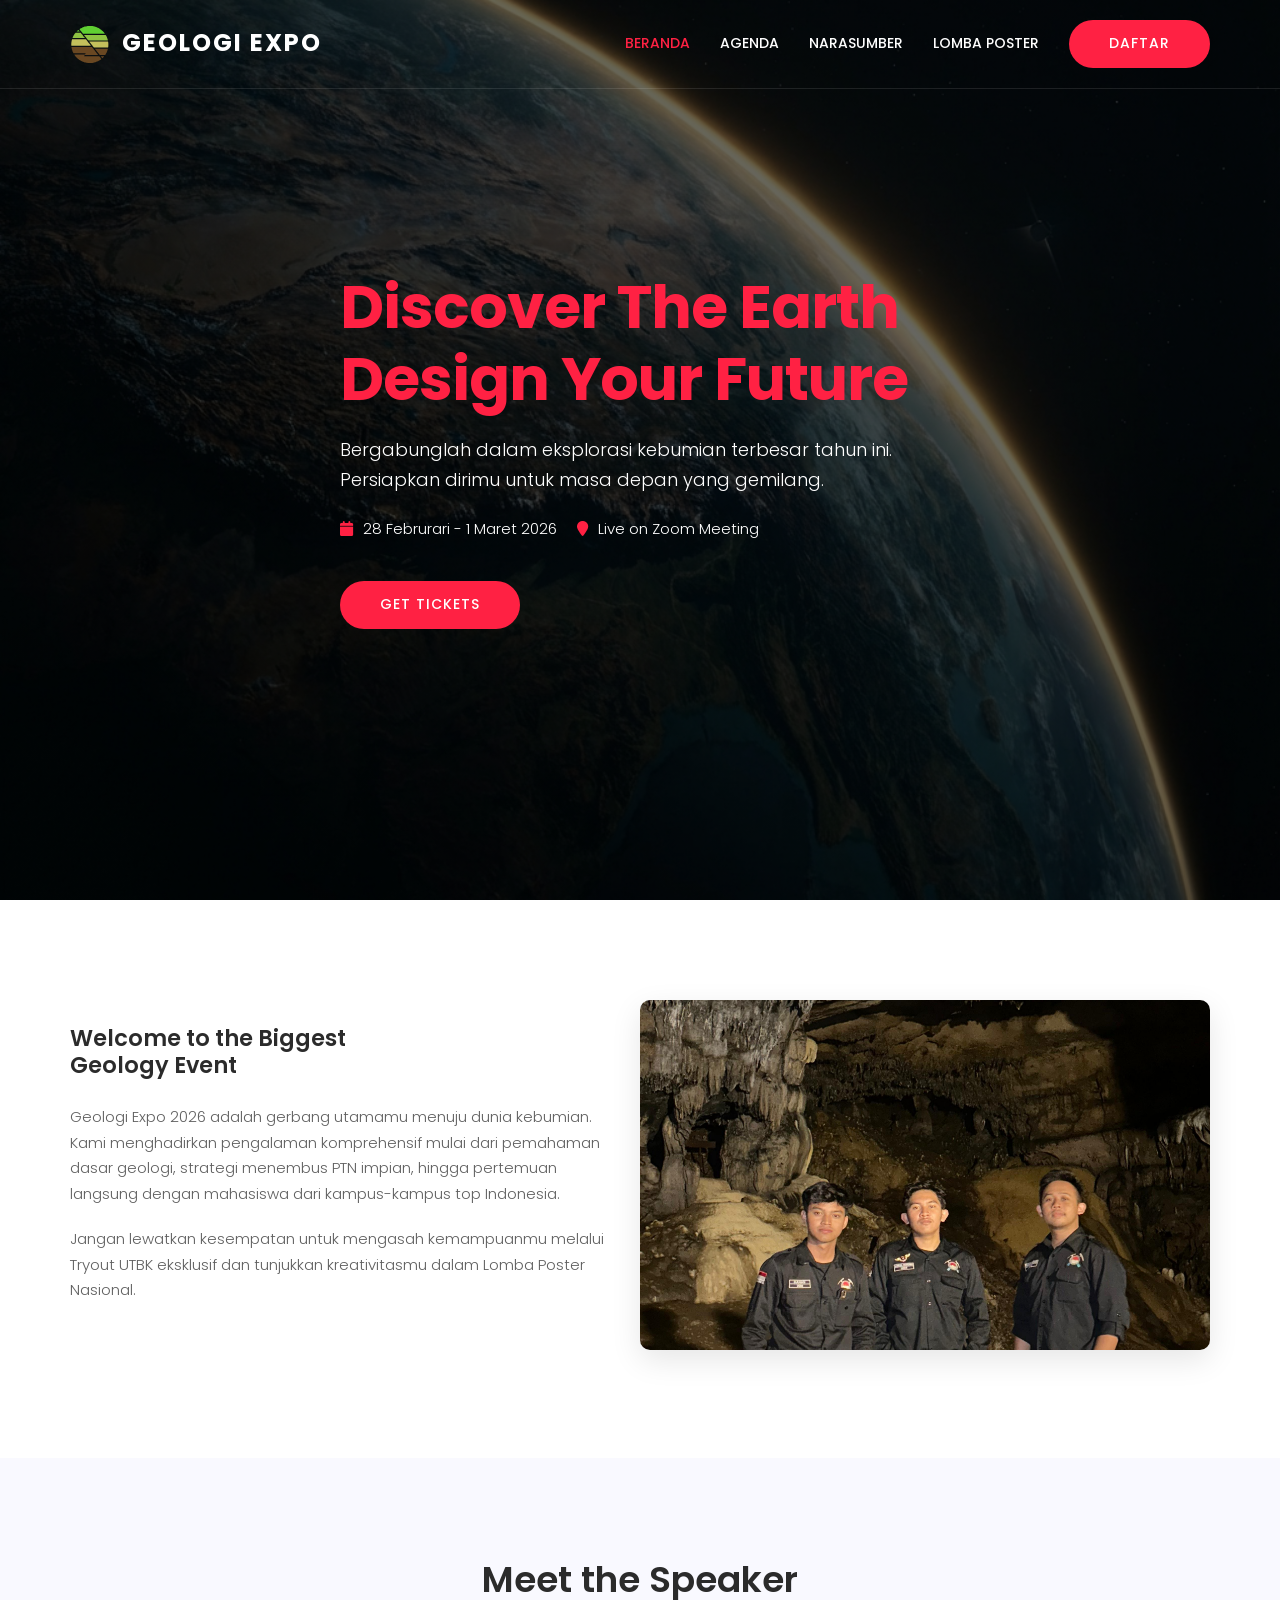
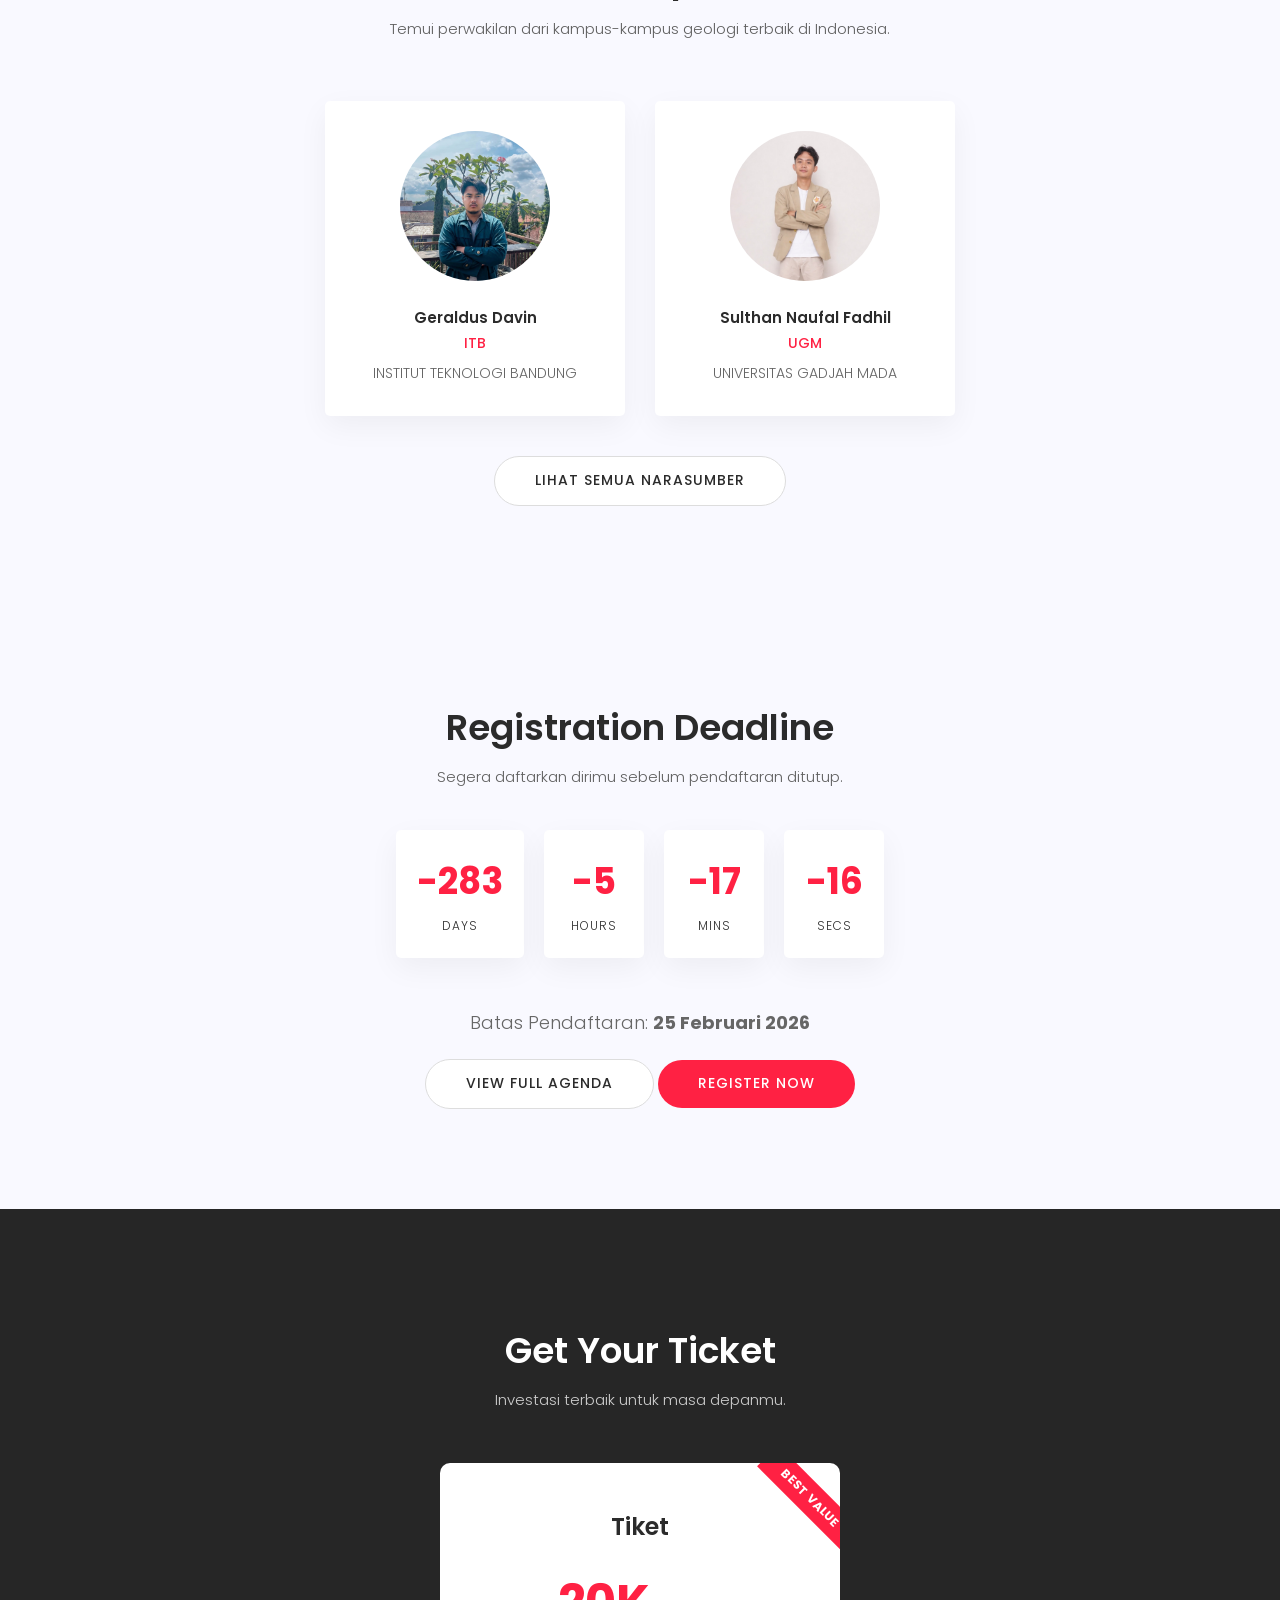
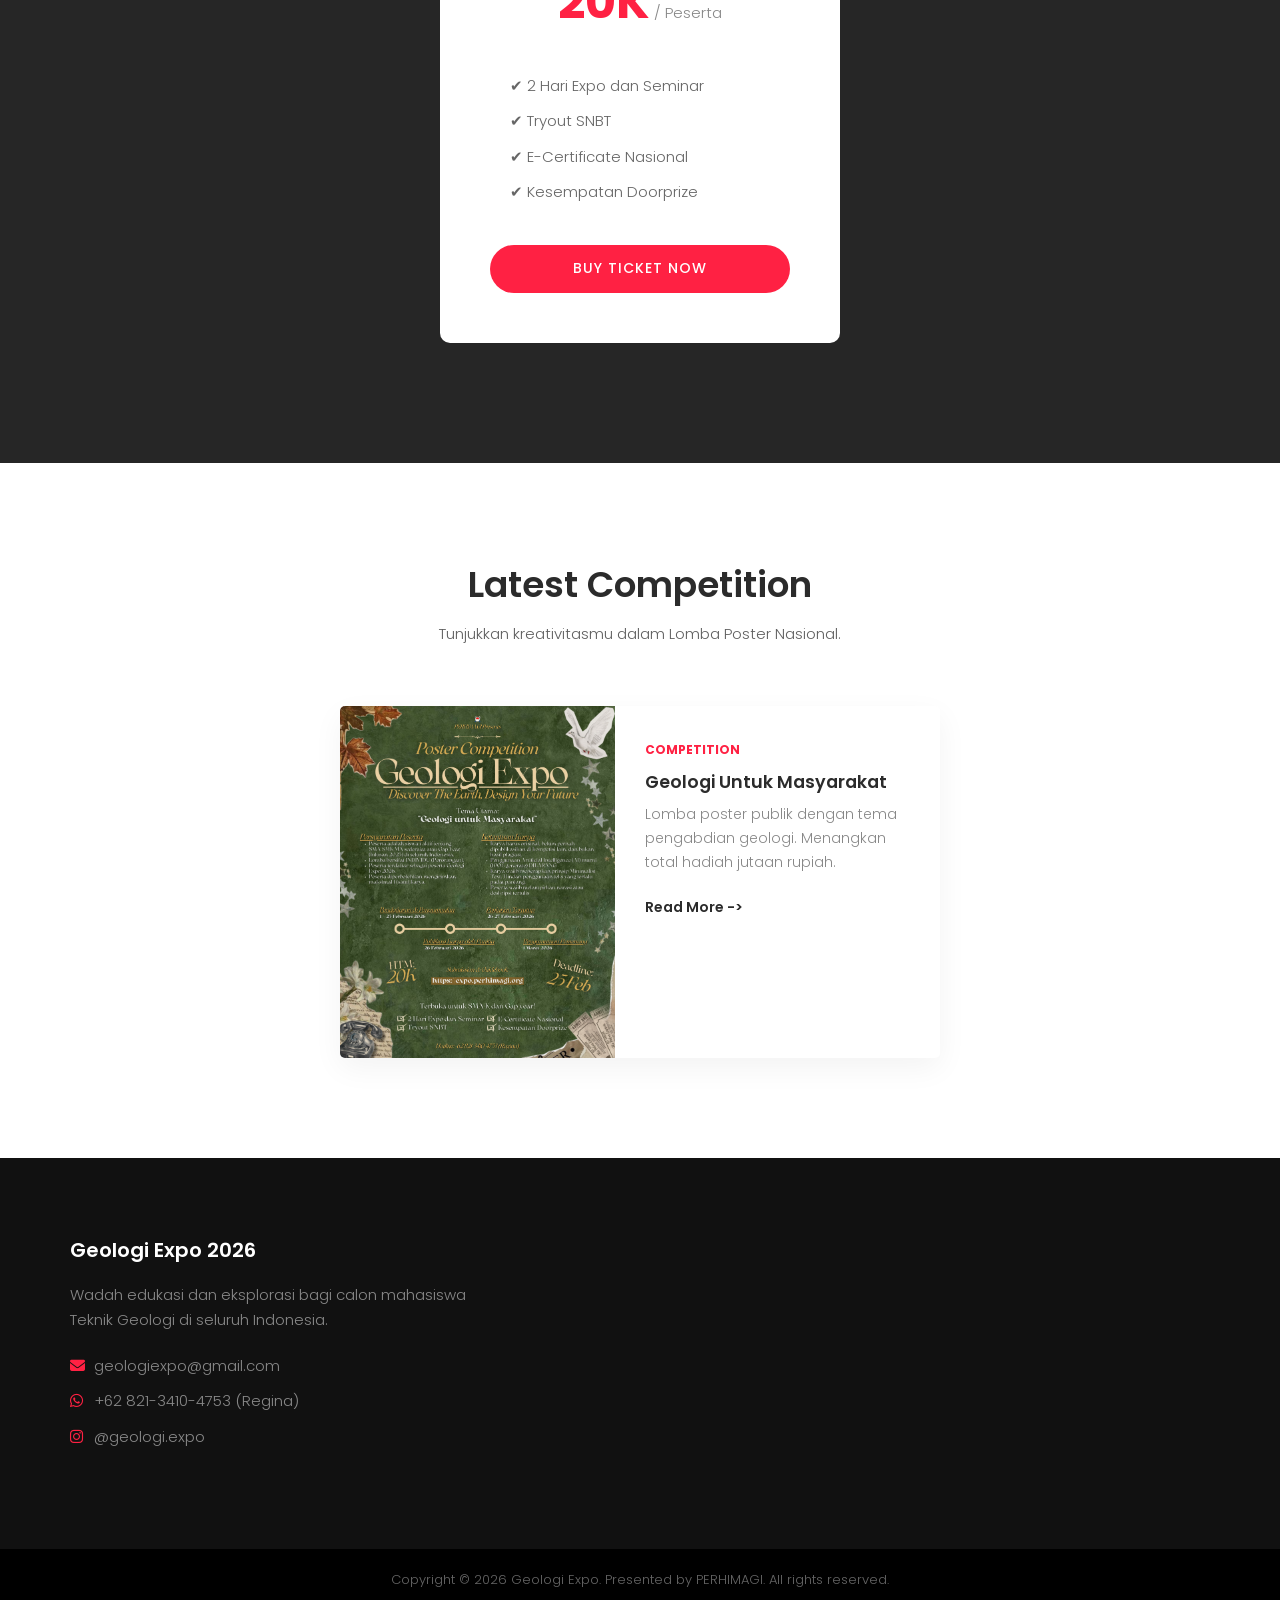
<file: index.html>
<!DOCTYPE html>
<html lang="id">
<head>
    <meta charset="UTF-8">
    <meta name="viewport" content="width=device-width, initial-scale=1.0">
    <!-- Meta Tags -->
    <meta property="og:title" content="Geologi Expo 2026 - Discover The Earth">
    <meta property="og:description" content="Bergabunglah dalam eksplorasi kebumian terbesar tahun ini. Persiapkan dirimu untuk masa depan yang gemilang.">
    <meta property="og:url" content="https://expo.perhimagi.org/">
    <meta property="og:type" content="website">
    <meta property="og:image" content="https://expo.perhimagi.org/assets/images/cover.png">
    <meta property="twitter:card" content="summary_large_image">
    <meta property="twitter:image" content="https://expo.perhimagi.org/assets/images/cover.png">
    <title>Geologi Expo 2026 - Discover The Earth</title>
    <link rel="stylesheet" href="style.css">
    <link rel="preconnect" href="https://fonts.googleapis.com">
    <link rel="preconnect" href="https://fonts.gstatic.com" crossorigin>
    <link href="https://fonts.googleapis.com/css2?family=Poppins:wght@100;200;300;400;500;600;700;800;900&display=swap" rel="stylesheet">
    <link rel="stylesheet" href="https://cdnjs.cloudflare.com/ajax/libs/font-awesome/6.5.1/css/all.min.css">
    <link rel="icon" type="image/svg+xml" href="assets/logo.svg">
</head>
<body>

    <!-- Header Area -->
    <header class="header-area">
        <div class="container nav-container">
            <a href="index.html" class="logo">
                <img src="assets/logo.svg" alt="Geologi Expo" style="height: 40px; vertical-align: middle; margin-right: 5px;">
                GEOLOGI EXPO
            </a>
            <div class="hamburger">
                <span class="bar"></span>
                <span class="bar"></span>
                <span class="bar"></span>
            </div>
            <nav class="main-menu">
                <a href="index.html" class="active">Beranda</a>
                <a href="agenda.html">Agenda</a>
                <a href="narasumber.html">Narasumber</a>
                <a href="lomba-poster.html">Lomba Poster</a>
                <a href="pendaftaran.html" class="btn nav-btn">DAFTAR</a>
            </nav>
        </div>
    </header>

    <!-- Hero Area -->
    <section class="hero-area">
        <div class="container">
            <div class="hero-content">
                <h1 style="color: var(--color-primary);">Discover The Earth<br>Design Your Future</h1>
                <p style="font-size: 18px; margin-bottom: 20px; max-width: 600px;">Bergabunglah dalam eksplorasi kebumian terbesar tahun ini. Persiapkan dirimu untuk masa depan yang gemilang.</p>
                
                <div style="margin-bottom: 40px; color: #fff; display: flex; gap: 20px; flex-wrap: wrap;">
                    <div style="display: flex; align-items: center; gap: 10px;">
                        <i class="fa fa-calendar" style="color: var(--color-primary);"></i>
                        <span>28 Februrari - 1 Maret 2026</span>
                    </div>
                    <div style="display: flex; align-items: center; gap: 10px;">
                        <i class="fa fa-map-marker" style="color: var(--color-primary);"></i>
                        <span>Live on Zoom Meeting</span>
                    </div>
                </div>

                <a href="pendaftaran.html" class="btn">Get Tickets</a>
            </div>
        </div>
    </section>

    <!-- About Section (Split Layout) -->
    <section id="about" class="section about-area">
        <div class="container">
            <div class="row align-items-center" style="display: flex; flex-wrap: wrap; align-items: center;">
                <div class="col-lg-6" style="flex: 0 0 50%; max-width: 50%; padding-right: 30px;">
                    <div class="about-content">
                        <h2 class="section-title">Welcome to the Biggest<br>Geology Event</h2>
                        <p style="margin-bottom: 20px; color: #606060;">
                            Geologi Expo 2026 adalah gerbang utamamu menuju dunia kebumian. 
                            Kami menghadirkan pengalaman komprehensif mulai dari pemahaman dasar geologi, 
                            strategi menembus PTN impian, hingga pertemuan langsung dengan mahasiswa dari kampus-kampus top Indonesia.
                        </p>
                        <p style="margin-bottom: 30px; color: #606060;">
                            Jangan lewatkan kesempatan untuk mengasah kemampuanmu melalui Tryout UTBK eksklusif 
                            dan tunjukkan kreativitasmu dalam Lomba Poster Nasional.
                        </p>
                    </div>
                </div>
                <!-- Image placeholder using a colored block or generic if active image not avail, using hero-bg as placeholder for now -->
                <div class="col-lg-6" style="flex: 0 0 50%; max-width: 50%;">
                    <div class="about-img" style="position: relative;">
                        <!-- Using a solid color placeholder that looks like an image for now -->
                        <img src="assets/images/about.jpeg" alt="About Geologi Expo" style="width: 100%; height: 350px; object-fit: cover; border-radius: 10px; box-shadow: 0 10px 30px rgba(0,0,0,0.1);">
                    </div>
                </div>
            </div>
        </div>
    </section>

    <!-- Speakers / Kampus Section -->
    <section class="section speakers-area" style="background: #f9f9ff;">
        <div class="container">
            <div class="section-title text-center" style="margin-bottom: 60px;">
                <h2>Meet the Speaker</h2>
                <p>Temui perwakilan dari kampus-kampus geologi terbaik di Indonesia.</p>
            </div>

            <div class="row" style="display: flex; flex-wrap: wrap; gap: 30px; justify-content: center;">
                <!-- Single Speaker Item -->
                <div class="speaker-item" style="flex: 0 0 300px; background: #fff; padding: 30px; text-align: center; border-radius: 5px; box-shadow: 0 10px 30px rgba(0,0,0,0.05);">
                    <img src="assets/images/narasumber/Davin.png" alt="Geraldus Davin" style="width: 150px; height: 150px; object-fit: cover; border-radius: 50%; margin-bottom: 20px;">
                    <h4 style="margin-bottom: 5px;">Geraldus Davin</h4>
                    <p style="color: var(--color-primary); font-weight: 500; font-size: 14px; margin-bottom: 5px;">ITB</p>
                    <span style="color: #666; font-size: 14px; text-transform: uppercase;">Institut Teknologi Bandung</span>
                </div>
                <div class="speaker-item" style="flex: 0 0 300px; background: #fff; padding: 30px; text-align: center; border-radius: 5px; box-shadow: 0 10px 30px rgba(0,0,0,0.05);">
                    <img src="assets/images/narasumber/Sulthan.jpg" alt="Sulthan Naufal Fadhil" style="width: 150px; height: 150px; object-fit: cover; border-radius: 50%; margin-bottom: 20px;">
                    <h4 style="margin-bottom: 5px;">Sulthan Naufal Fadhil</h4>
                    <p style="color: var(--color-primary); font-weight: 500; font-size: 14px; margin-bottom: 5px;">UGM</p>
                    <span style="color: #666; font-size: 14px; text-transform: uppercase;">Universitas Gadjah Mada</span>
                </div>

            </div>
            
            <div class="text-center" style="margin-top: 40px;">
                <a href="narasumber.html" class="btn btn-white" style="border: 1px solid #ddd;">Lihat semua narasumber</a>
            </div>
        </div>
    </section>

    <!-- Registration Countdown Section (Replacing Schedule) -->
    <section id="countdown-section" class="section schedule-area">
        <div class="container text-center">
            <div class="section-title text-center" style="margin-bottom: 40px;">
                <h2>Registration Deadline</h2>
                <p>Segera daftarkan dirimu sebelum pendaftaran ditutup.</p>
            </div>

            <div class="countdown-timer" style="justify-content: center;">
                <div class="countdown-item" style="background: #fff; box-shadow: 0 10px 30px rgba(0,0,0,0.05);">
                    <span class="countdown-number" id="days">00</span>
                    <span class="countdown-label">Days</span>
                </div>
                <div class="countdown-item" style="background: #fff; box-shadow: 0 10px 30px rgba(0,0,0,0.05);">
                    <span class="countdown-number" id="hours">00</span>
                    <span class="countdown-label">Hours</span>
                </div>
                <div class="countdown-item" style="background: #fff; box-shadow: 0 10px 30px rgba(0,0,0,0.05);">
                    <span class="countdown-number" id="minutes">00</span>
                    <span class="countdown-label">Mins</span>
                </div>
                <div class="countdown-item" style="background: #fff; box-shadow: 0 10px 30px rgba(0,0,0,0.05);">
                    <span class="countdown-number" id="seconds">00</span>
                    <span class="countdown-label">Secs</span>
                </div>
            </div>

            <div style="margin-top: 50px;">
                <p style="font-size: 18px; margin-bottom: 20px; color: #666;">Batas Pendaftaran: <strong>25 Februari 2026</strong></p>
                <a href="agenda.html" class="btn btn-white" style="border: 1px solid #ddd;">View Full Agenda</a>
                <a href="pendaftaran.html" class="btn">Register Now</a>
            </div>
        </div>
    </section>

    <!-- Pricing Section -->
    <section class="section pricing-area" style="background: url('assets/images/hero-bg.png') center/cover fixed; position: relative; padding: 120px 0;">
        <div style="position: absolute; top:0; left:0; width:100%; height:100%; background: rgba(0,0,0,0.85);"></div>
        <div class="container" style="position: relative; z-index: 2;">
            <div class="section-title text-center">
                <h2 style="color: #fff;">Get Your Ticket</h2>
                <p style="color: #ccc;">Investasi terbaik untuk masa depanmu.</p>
            </div>
            
            <div class="pricing-container" style="display: flex; justify-content: center; margin-top: 50px;">
                <div class="pricing-card" style="background: #fff; padding: 50px; border-radius: 10px; text-align: center; max-width: 400px; width: 100%; position: relative; overflow: hidden;">
                    <div style="background: var(--color-primary); color: #fff; padding: 5px 20px; position: absolute; top: 20px; right: -30px; transform: rotate(45deg); font-size: 12px; font-weight: 700; width: 120px;">BEST VALUE</div>
                    <h4 style="font-size: 24px; margin-bottom: 20px;">Tiket</h4>
                    <div style="margin-bottom: 30px;">
                        <span style="font-size: 48px; font-weight: 700; color: var(--color-primary);">20K</span>
                        <span style="color: #888;">/ Peserta</span>
                    </div>
                    <ul style="margin-bottom: 40px; text-align: left; padding-left: 20px; color: #666;">
                        <li style="margin-bottom: 10px;">✔  2 Hari Expo dan Seminar</li>
                        <li style="margin-bottom: 10px;">✔  Tryout SNBT</li>
                        <li style="margin-bottom: 10px;">✔  E-Certificate Nasional</li>
                        <li style="margin-bottom: 10px;">✔  Kesempatan Doorprize</li>
                    </ul>
                    <a href="pendaftaran.html" class="btn" style="width: 100%;">Buy Ticket Now</a>
                </div>
            </div>
        </div>
    </section>

    <!-- Blog/News (Replaced by Lomba Poster) -->
    <section class="section blog-area">
        <div class="container">
            <div class="section-title text-center" style="margin-bottom: 60px;">
                <h2>Latest Competition</h2>
                <p>Tunjukkan kreativitasmu dalam Lomba Poster Nasional.</p>
            </div>
            
             <div class="row" style="display: flex; justify-content: center;">
                <div class="blog-item" style="max-width: 600px; width: 100%; display: flex; box-shadow: 0 10px 30px rgba(0,0,0,0.05); background: #fff; border-radius: 5px; overflow: hidden; flex-wrap: wrap;">
                    <div class="blog-img" style="flex: 1 1 250px; min-height: 250px;">
                       <img src="assets/images/poster.png" alt="Poster Lomba" style="width: 100%; height: 100%; object-fit: cover;">
                    </div>
                    <div class="blog-content" style="flex: 1 1 300px; padding: 30px;">
                        <span style="color: var(--color-primary); font-size: 12px; font-weight: 700; text-transform: uppercase;">Competition</span>
                        <h3 style="margin: 10px 0;">Geologi Untuk Masyarakat</h3>
                        <p style="color: #888; font-size: 14px; margin-bottom: 20px;">
                            Lomba poster publik dengan tema pengabdian geologi. Menangkan total hadiah jutaan rupiah.
                        </p>
                        <a href="lomba-poster.html" style="color: var(--color-text-main); font-weight: 600; font-size: 14px;">Read More -></a>
                    </div>
                </div>
            </div>
        </div>
    </section>

    <!-- Footer -->
    <footer>
        <div class="container">
            <div class="footer-widget">
                <h4 style="color: #fff; margin-bottom: 20px;">Geologi Expo 2026</h4>
                <p style="color: #888; max-width: 400px; margin-bottom: 20px;">
                    Wadah edukasi dan eksplorasi bagi calon mahasiswa Teknik Geologi di seluruh Indonesia.
                </p>
                <div class="contact-info" style="margin-bottom: 20px;">
                    <div style="margin-bottom: 10px;">
                        <i class="fa fa-envelope" style="color: var(--color-primary); width: 20px;"></i> 
                        <a href="mailto:geologiexpo@gmail.com" style="color: #888;">geologiexpo@gmail.com</a>
                    </div>
                    <div style="margin-bottom: 10px;">
        <i class="fab fa-whatsapp" style="color: var(--color-primary); width: 20px;"></i>
        <a href="https://wa.me/6282134104753" target="_blank" style="color: #888;">+62 821-3410-4753 (Regina)</a>
    </div>
    <div>
        <i class="fab fa-instagram" style="color: var(--color-primary); width: 20px;"></i>
        <a href="https://instagram.com/geologi.expo" target="_blank" style="color: #888;">@geologi.expo</a>
    </div>                </div>
                </div>
            </div>
        </div>
    </footer>
    <div class="copyright-area">
        <div class="container">
            <p>Copyright &copy; 2026 Geologi Expo. Presented by PERHIMAGI. All rights reserved.</p>
        </div>
    </div>
    <script src="script.js"></script>
</body>
</html>
</file>
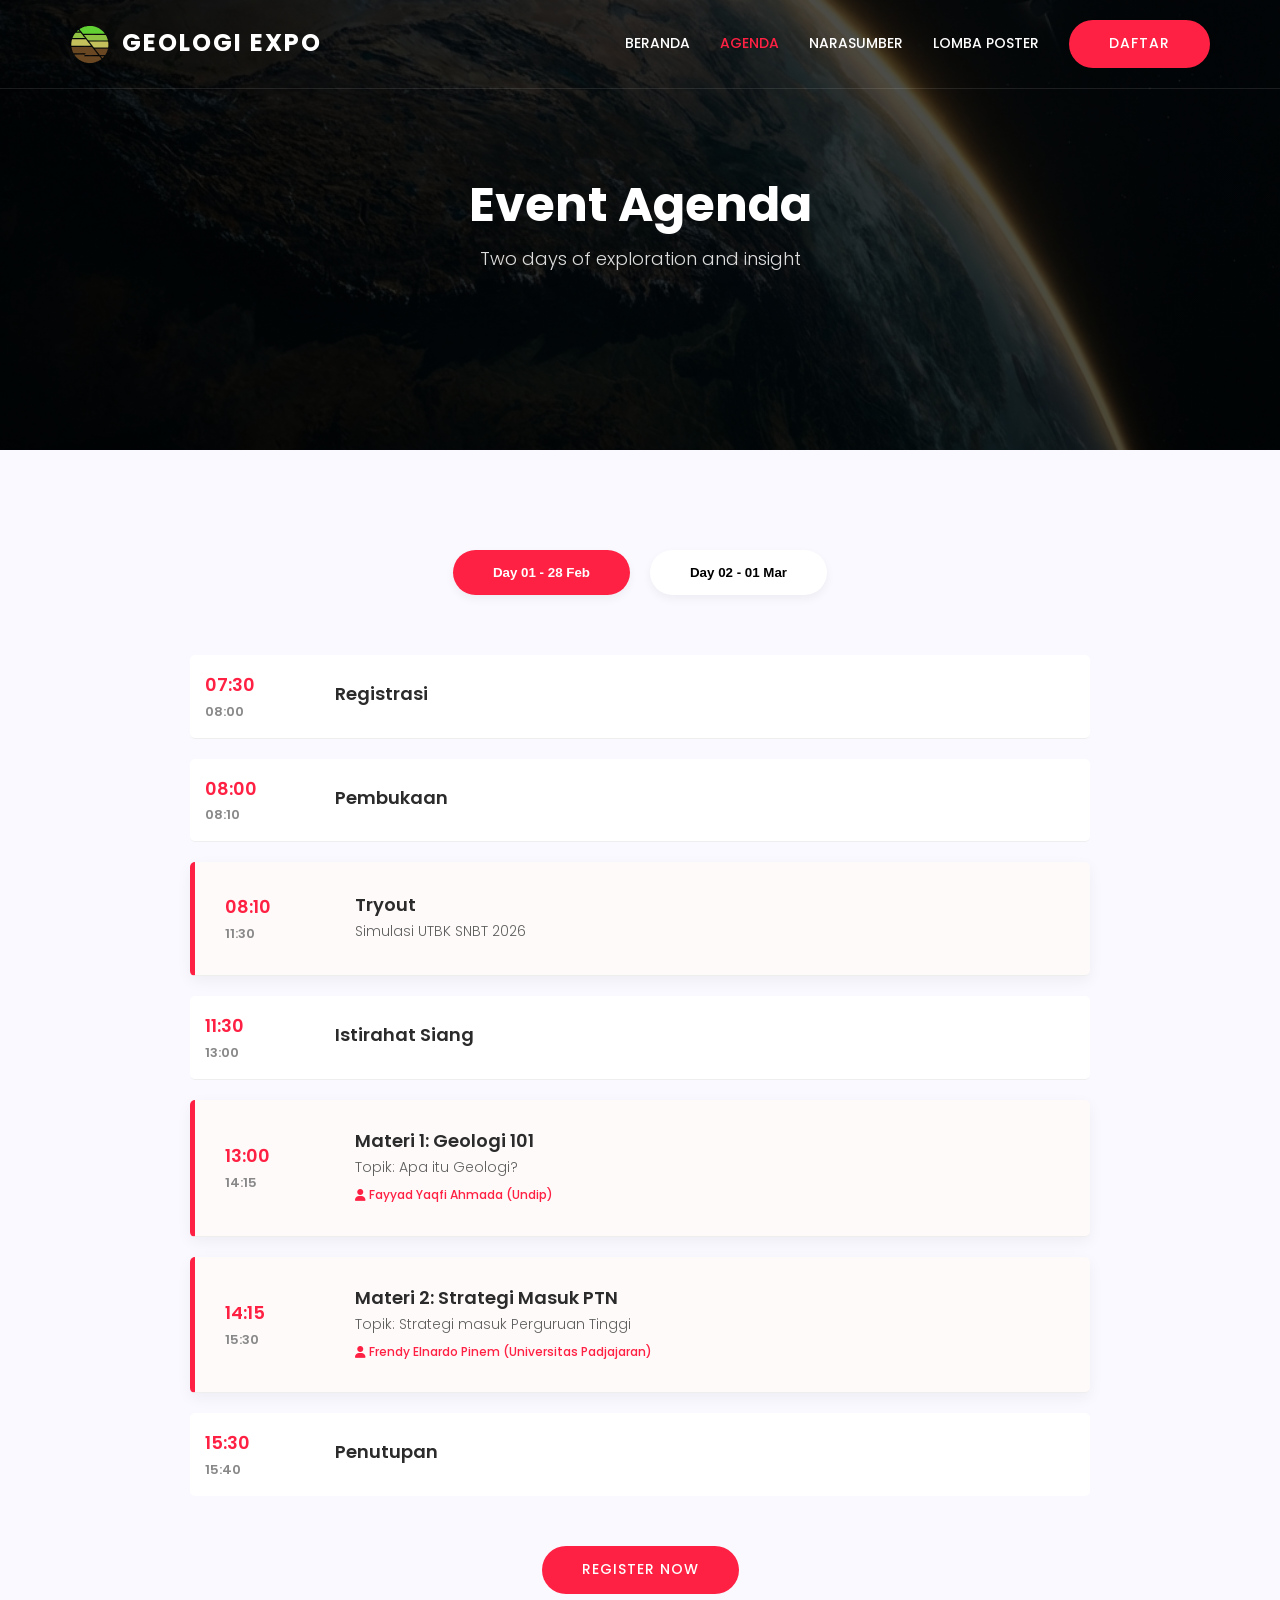
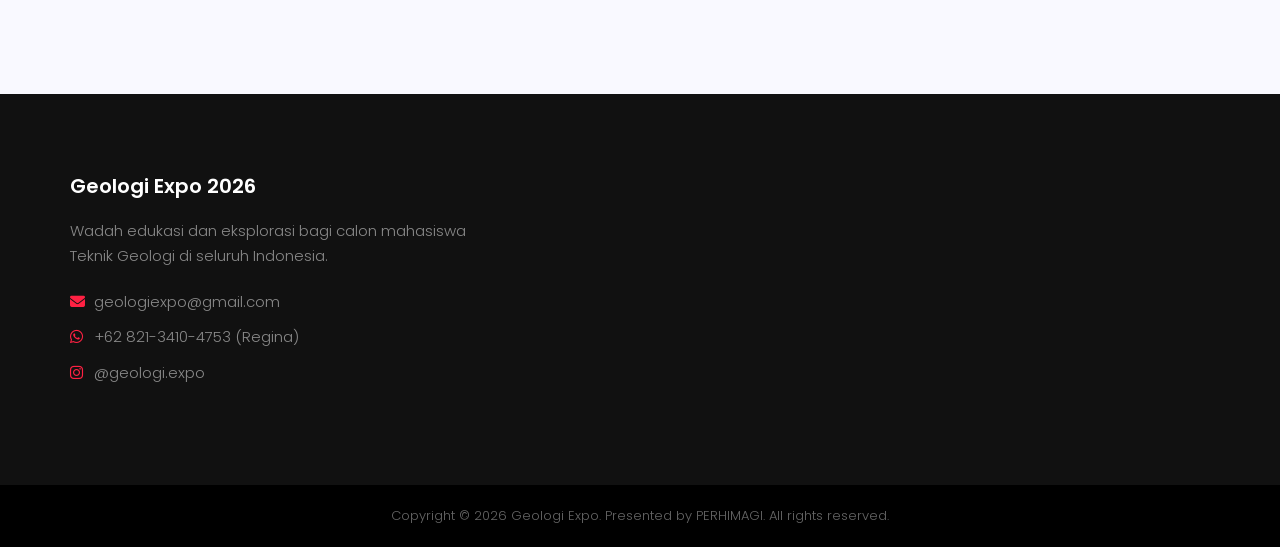
<file: agenda.html>
<!DOCTYPE html>
<html lang="id">
<head>
    <meta charset="UTF-8">
    <meta name="viewport" content="width=device-width, initial-scale=1.0">
    <!-- Meta Tags -->
    <meta property="og:title" content="Agenda - Geologi Expo 2026">
    <meta property="og:description" content="Jadwal lengkap kegiatan Geologi Expo 2026. Dua hari penuh eksplorasi dan wawasan.">
    <meta property="og:url" content="https://expo.perhimagi.org/agenda.html">
    <meta property="og:type" content="website">
    <meta property="og:image" content="https://expo.perhimagi.org/assets/images/cover.png">
    <meta property="twitter:card" content="summary_large_image">
    <meta property="twitter:image" content="https://expo.perhimagi.org/assets/images/cover.png">
    <title>Agenda - Geologi Expo 2026</title>
    <link rel="stylesheet" href="style.css">
    <link rel="preconnect" href="https://fonts.googleapis.com">
    <link rel="preconnect" href="https://fonts.gstatic.com" crossorigin>
    <link href="https://fonts.googleapis.com/css2?family=Poppins:wght@100;200;300;400;500;600;700;800;900&display=swap" rel="stylesheet">
    <link rel="stylesheet" href="https://cdnjs.cloudflare.com/ajax/libs/font-awesome/6.5.1/css/all.min.css">
    <link rel="icon" type="image/svg+xml" href="assets/logo.svg">
</head>
<body>
    <!-- Header Area -->
    <header class="header-area">
        <div class="container nav-container">
            <a href="index.html" class="logo">
                <img src="assets/logo.svg" alt="Geologi Expo" style="height: 40px; vertical-align: middle; margin-right: 5px;">
                GEOLOGI EXPO
            </a>
            <div class="hamburger">
                <span class="bar"></span>
                <span class="bar"></span>
                <span class="bar"></span>
            </div>
            <nav class="main-menu">
                <a href="index.html">Beranda</a>
                <a href="agenda.html" class="active">Agenda</a>
                <a href="narasumber.html">Narasumber</a>
                <a href="lomba-poster.html">Lomba Poster</a>
                <a href="pendaftaran.html" class="btn nav-btn">DAFTAR</a>
            </nav>
        </div>
    </header>

    <!-- Page Header -->
    <div class="page-header">
        <div class="container">
            <h2>Event Agenda</h2>
            <p>Two days of exploration and insight</p>
        </div>
    </div>

    <!-- Schedule Section -->
    <section id="schedule" class="section schedule-area">
        <div class="container">
            <div class="schedule-tab">
                <button class="tab-btn active" onclick="openTab(event, 'day1')">Day 01 - 28 Feb</button>
                <button class="tab-btn" onclick="openTab(event, 'day2')">Day 02 - 01 Mar</button>
            </div>

            <div id="day1" class="tab-content" style="display: block; max-width: 900px; margin: 0 auto;">
                <div class="schedule-item">
                    <div class="time-box">
                        <span style="color: var(--color-primary); font-size: 18px;">07:30</span>
                        <span style="font-size: 13px; color: #888;">08:00</span>
                    </div>
                    <div class="schedule-content">
                        <h4>Registrasi</h4>
                    </div>
                </div>
                <div class="schedule-item">
                    <div class="time-box">
                        <span style="color: var(--color-primary); font-size: 18px;">08:00</span>
                        <span style="font-size: 13px; color: #888;">08:10</span>
                    </div>
                    <div class="schedule-content">
                        <h4>Pembukaan</h4>
                    </div>
                </div>
                <div class="schedule-item highlight-item">
                    <div class="time-box">
                        <span style="color: var(--color-primary); font-size: 18px;">08:10</span>
                        <span style="font-size: 13px; color: #888;">11:30</span>
                    </div>
                    <div class="schedule-content">
                        <h4>Tryout</h4>
                        <p>Simulasi UTBK SNBT 2026</p>
                    </div>
                </div>
                <div class="schedule-item">
                    <div class="time-box">
                        <span style="color: var(--color-primary); font-size: 18px;">11:30</span>
                        <span style="font-size: 13px; color: #888;">13:00</span>
                    </div>
                    <div class="schedule-content">
                        <h4>Istirahat Siang</h4>
                    </div>
                </div>
                <div class="schedule-item highlight-item">
                    <div class="time-box">
                        <span style="color: var(--color-primary); font-size: 18px;">13:00</span>
                        <span style="font-size: 13px; color: #888;">14:15</span>
                    </div>
                    <div class="schedule-content">
                        <h4>Materi 1: Geologi 101</h4>
                        <p>Topik: Apa itu Geologi?</p>
                        <span style="font-size: 12px; color: var(--color-primary); font-weight: 500; display: block; margin-top: 5px;"><i class="fa fa-user"></i> Fayyad Yaqfi Ahmada (Undip)</span>
                    </div>
                </div>
                <div class="schedule-item highlight-item">
                    <div class="time-box">
                        <span style="color: var(--color-primary); font-size: 18px;">14:15</span>
                        <span style="font-size: 13px; color: #888;">15:30</span>
                    </div>
                    <div class="schedule-content">
                        <h4>Materi 2: Strategi Masuk PTN</h4>
                        <p>Topik: Strategi masuk Perguruan Tinggi</p>
                        <span style="font-size: 12px; color: var(--color-primary); font-weight: 500; display: block; margin-top: 5px;"><i class="fa fa-user"></i> Frendy Elnardo Pinem (Universitas Padjajaran)</span>
                    </div>
                </div>
                <div class="schedule-item">
                    <div class="time-box">
                        <span style="color: var(--color-primary); font-size: 18px;">15:30</span>
                        <span style="font-size: 13px; color: #888;">15:40</span>
                    </div>
                    <div class="schedule-content">
                        <h4>Penutupan</h4>
                    </div>
                </div>
            </div>

            <div id="day2" class="tab-content" style="display: none; max-width: 900px; margin: 0 auto;">
                <div class="schedule-item">
                    <div class="time-box">
                        <span style="color: var(--color-primary); font-size: 18px;">08:30</span>
                        <span style="font-size: 13px; color: #888;">09:00</span>
                    </div>
                    <div class="schedule-content">
                        <h4>Pembukaan</h4>
                    </div>
                </div>
                <div class="schedule-item">
                    <div class="time-box">
                        <span style="color: var(--color-primary); font-size: 18px;">09:00</span>
                        <span style="font-size: 13px; color: #888;">09:20</span>
                    </div>
                    <div class="schedule-content">
                        <h4>Quiz</h4>
                    </div>
                </div>
                <div class="schedule-item highlight-item">
                    <div class="time-box">
                        <span style="color: var(--color-primary); font-size: 18px;">09:20</span>
                        <span style="font-size: 13px; color: #888;">11:20</span>
                    </div>
                    <div class="schedule-content">
                        <h4>Panel 1: Pengenalan Geologi Nusantara</h4>
                        <ul style="padding-left: 20px; font-size: 14px; margin-top: 10px; color: #666; list-style: disc;">
                            <li>Universitas Papua <br><span style="font-size: 12px; color: var(--color-primary); font-weight: 500;"><i class="fa fa-user"></i> Imanuello W J Lekitoo</span></li>
                            <li>Universitas Hasanuddin <br><span style="font-size: 12px; color: var(--color-primary); font-weight: 500;"><i class="fa fa-user"></i> Iswar Putra Pratama</span></li>
                             <li>Universitas Pembangunan Nasional "Veteran" Yogyakarta <br><span style="font-size: 12px; color: var(--color-primary); font-weight: 500;"><i class="fa fa-user"></i> Gamaliel Marcelo Aginta Perangin-Angin</span></li>
                            <li>Universitas Pertamina <br><span style="font-size: 12px; color: var(--color-primary); font-weight: 500;"><i class="fa fa-user"></i> Habib Mustofa Nur</span></li>
                             <li>Universitas Sriwijaya <br><span style="font-size: 12px; color: var(--color-primary); font-weight: 500;"><i class="fa fa-user"></i> Luthfi Azmi</span></li>
                        </ul>
                    </div>
                </div>
                <div class="schedule-item">
                    <div class="time-box">
                        <span style="color: var(--color-primary); font-size: 18px;">11:20</span>
                        <span style="font-size: 13px; color: #888;">13:00</span>
                    </div>
                    <div class="schedule-content">
                        <h4>Istirahat Siang</h4>
                    </div>
                </div>
                <div class="schedule-item">
                    <div class="time-box">
                        <span style="color: var(--color-primary); font-size: 18px;">13:00</span>
                        <span style="font-size: 13px; color: #888;">13:15</span>
                    </div>
                    <div class="schedule-content">
                        <h4>Icebreaking</h4>
                    </div>
                </div>
                <div class="schedule-item highlight-item">
                    <div class="time-box">
                        <span style="color: var(--color-primary); font-size: 18px;">13:15</span>
                        <span style="font-size: 13px; color: #888;">14:45</span>
                    </div>
                    <div class="schedule-content">
                        <h4>Panel 2: Kemahasiswaan Geologi</h4>
                        <ul style="padding-left: 20px; font-size: 14px; margin-top: 10px; color: #666; list-style: disc;">
                            <li>Institut Teknologi Bandung <br><span style="font-size: 12px; color: var(--color-primary); font-weight: 500;"><i class="fa fa-user"></i> Geraldus Davin</span></li>
                            <li>Universitas Gadjah Mada <br><span style="font-size: 12px; color: var(--color-primary); font-weight: 500;"><i class="fa fa-user"></i> Sulthan Naufal Fadhil</span></li>

                        </ul>
                    </div>
                </div>
                 <div class="schedule-item">
                    <div class="time-box">
                        <span style="color: var(--color-primary); font-size: 18px;">14:45</span>
                        <span style="font-size: 13px; color: #888;">15:00</span>
                    </div>
                    <div class="schedule-content">
                        <h4>Awarding & Penutupan</h4>
                    </div>
                </div>
            </div>
            
            <div class="text-center" style="margin-top: 50px;">
                <a href="pendaftaran.html" class="btn">Register Now</a>
            </div>
        </div>
    </section>

    <!-- Footer -->
    <footer>
        <div class="container">
            <div class="footer-widget">
                <h4 style="color: #fff; margin-bottom: 20px;">Geologi Expo 2026</h4>
                <p style="color: #888; max-width: 400px; margin-bottom: 20px;">
                    Wadah edukasi dan eksplorasi bagi calon mahasiswa Teknik Geologi di seluruh Indonesia.
                </p>
                <div class="contact-info" style="margin-bottom: 20px;">
                    <div style="margin-bottom: 10px;">
                        <i class="fa fa-envelope" style="color: var(--color-primary); width: 20px;"></i> 
                        <a href="mailto:geologiexpo@gmail.com" style="color: #888;">geologiexpo@gmail.com</a>
                    </div>
                    <div style="margin-bottom: 10px;">
        <i class="fab fa-whatsapp" style="color: var(--color-primary); width: 20px;"></i>
        <a href="https://wa.me/6282134104753" target="_blank" style="color: #888;">+62 821-3410-4753 (Regina)</a>
    </div>
    <div>
        <i class="fab fa-instagram" style="color: var(--color-primary); width: 20px;"></i>
        <a href="https://instagram.com/geologi.expo" target="_blank" style="color: #888;">@geologi.expo</a>
    </div>                </div>
                </div>
            </div>
        </div>
    </footer>
    <div class="copyright-area">
        <div class="container">
            <p>Copyright &copy; 2026 Geologi Expo. Presented by PERHIMAGI. All rights reserved.</p>
        </div>
    </div>
    <script src="script.js"></script>
</body>
</html>
</file>
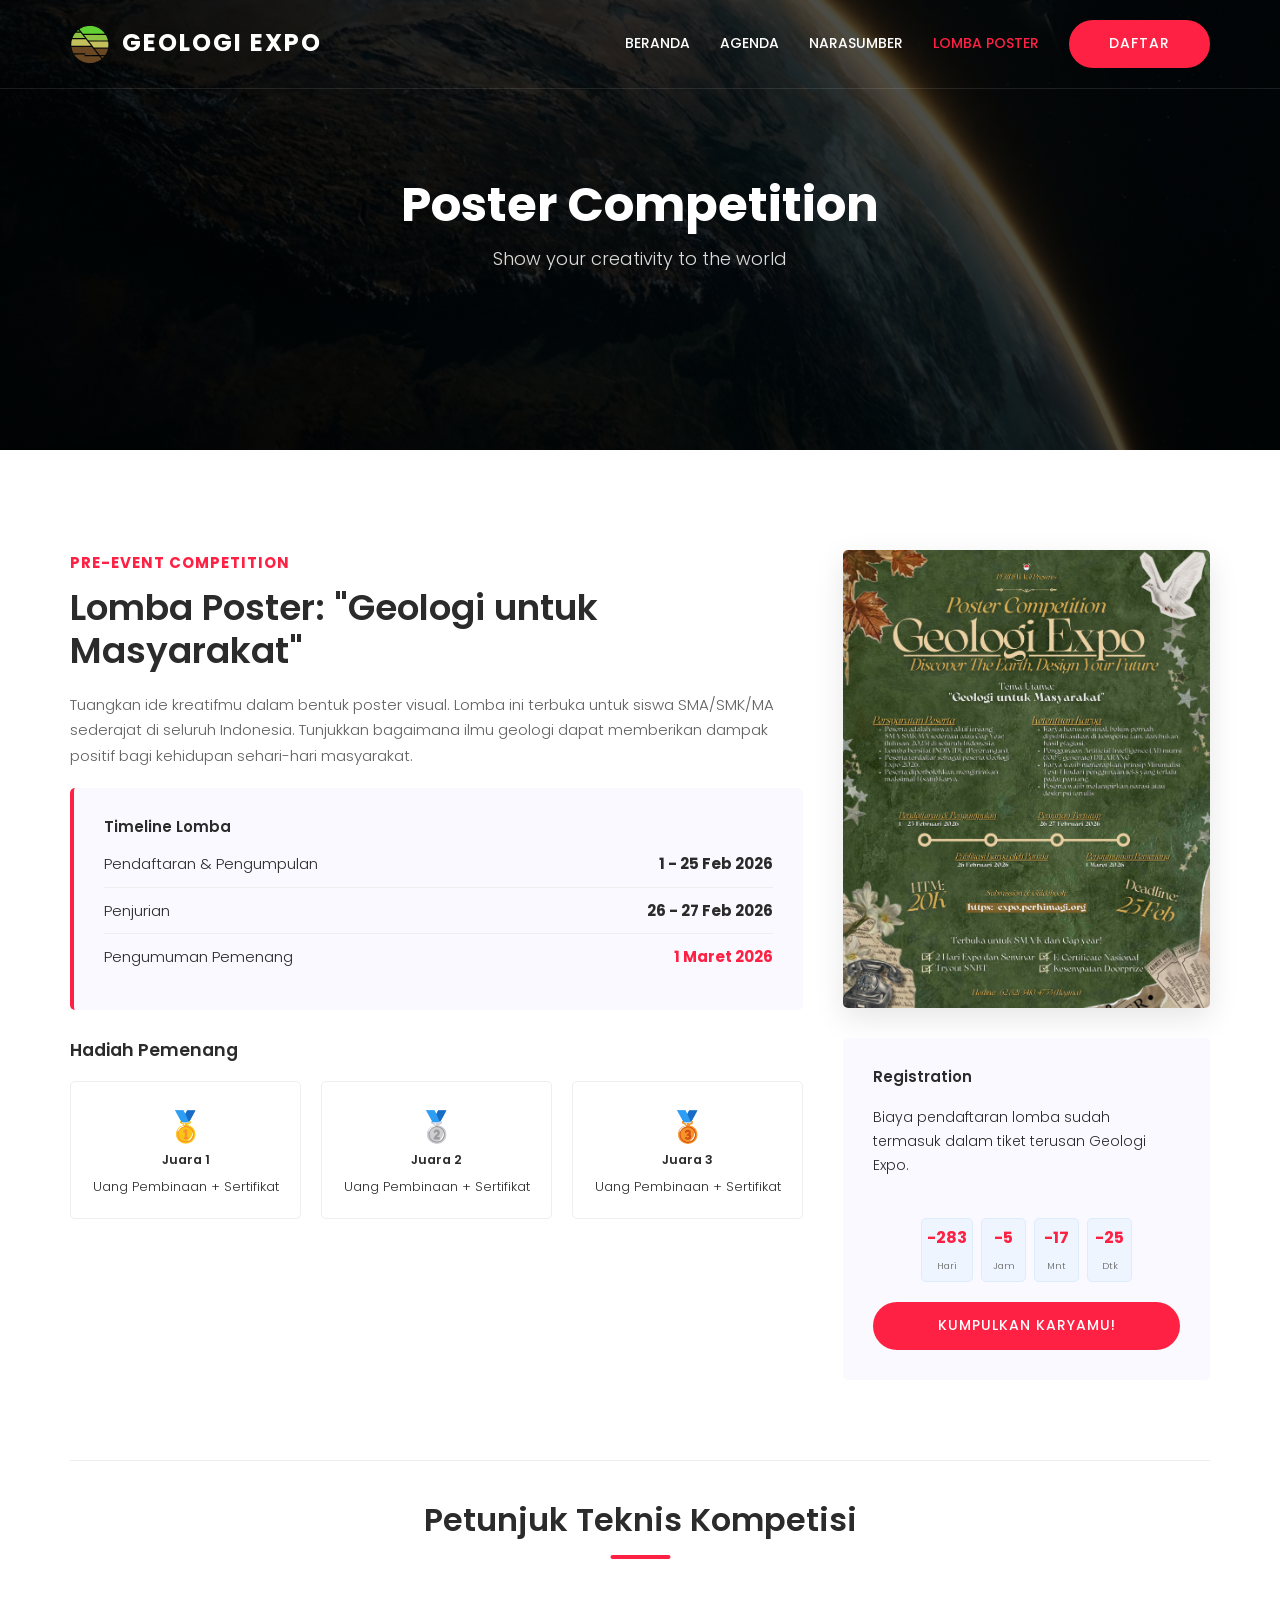
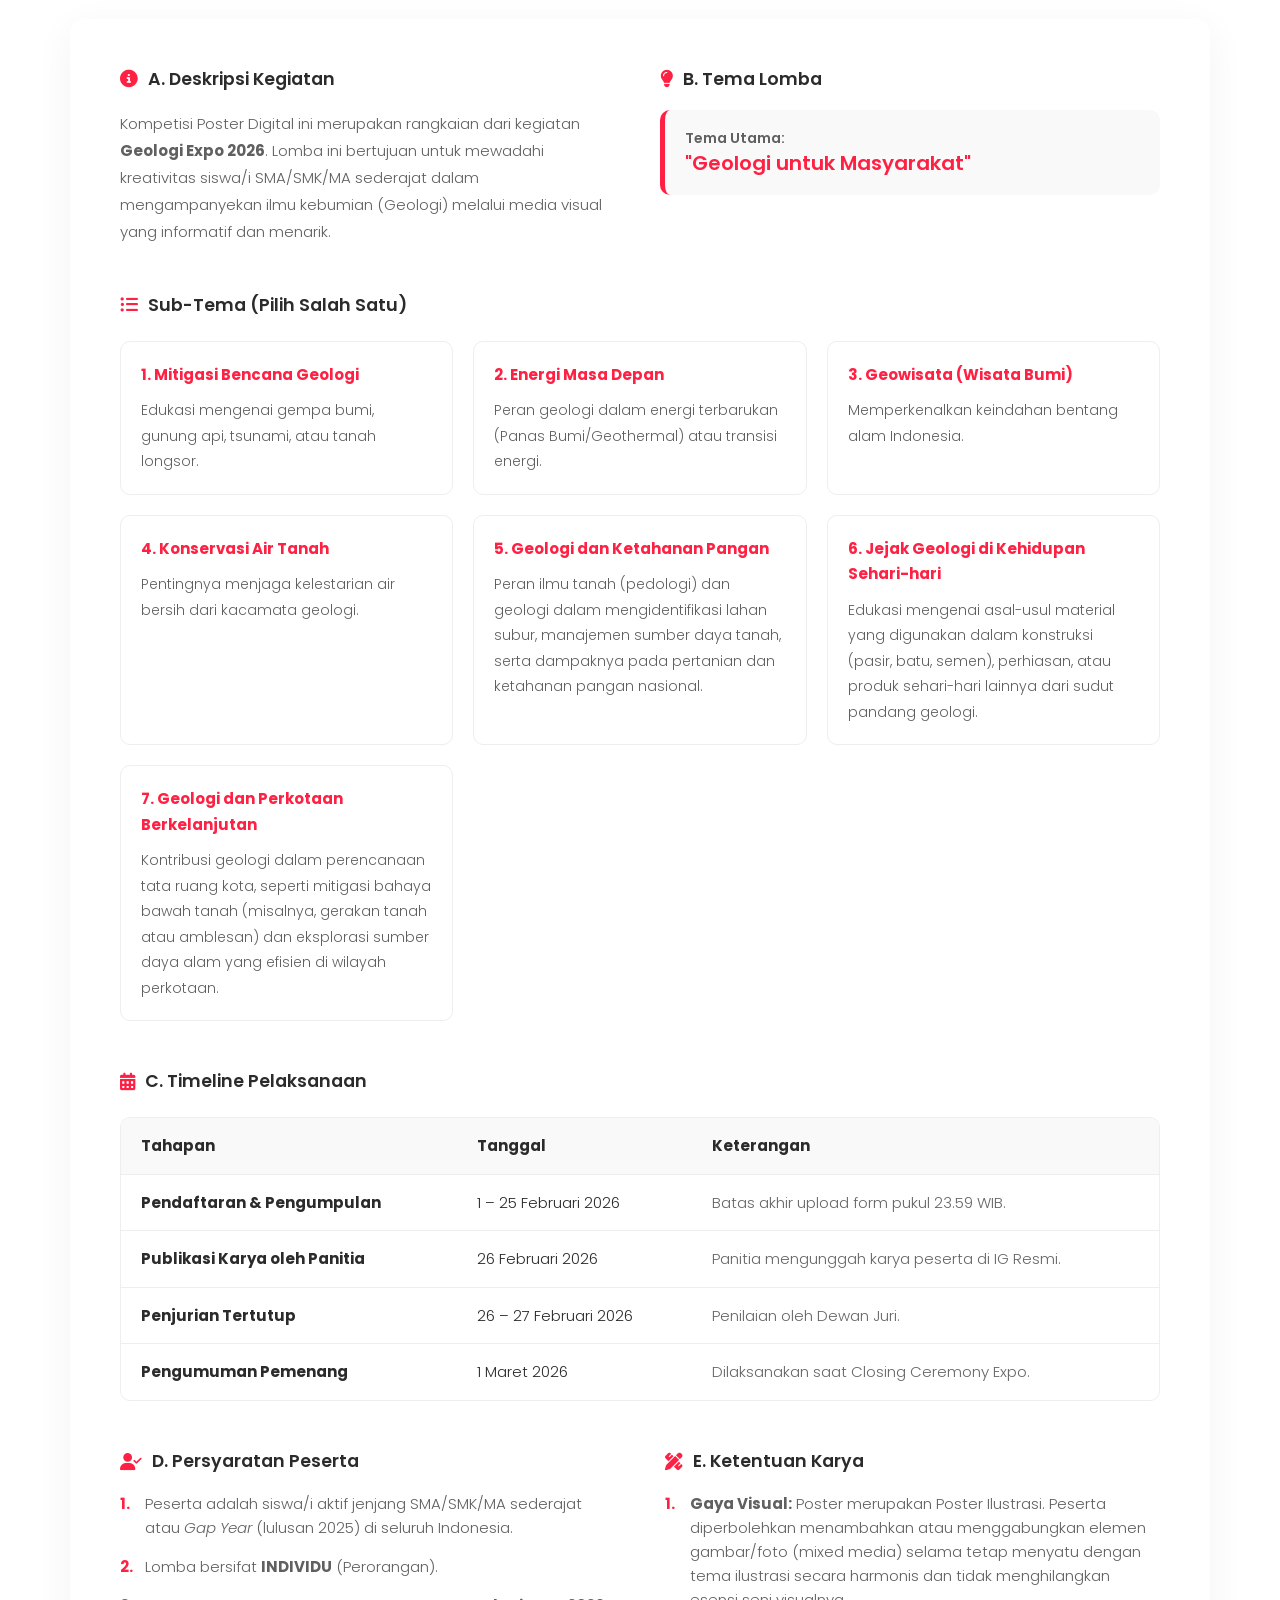
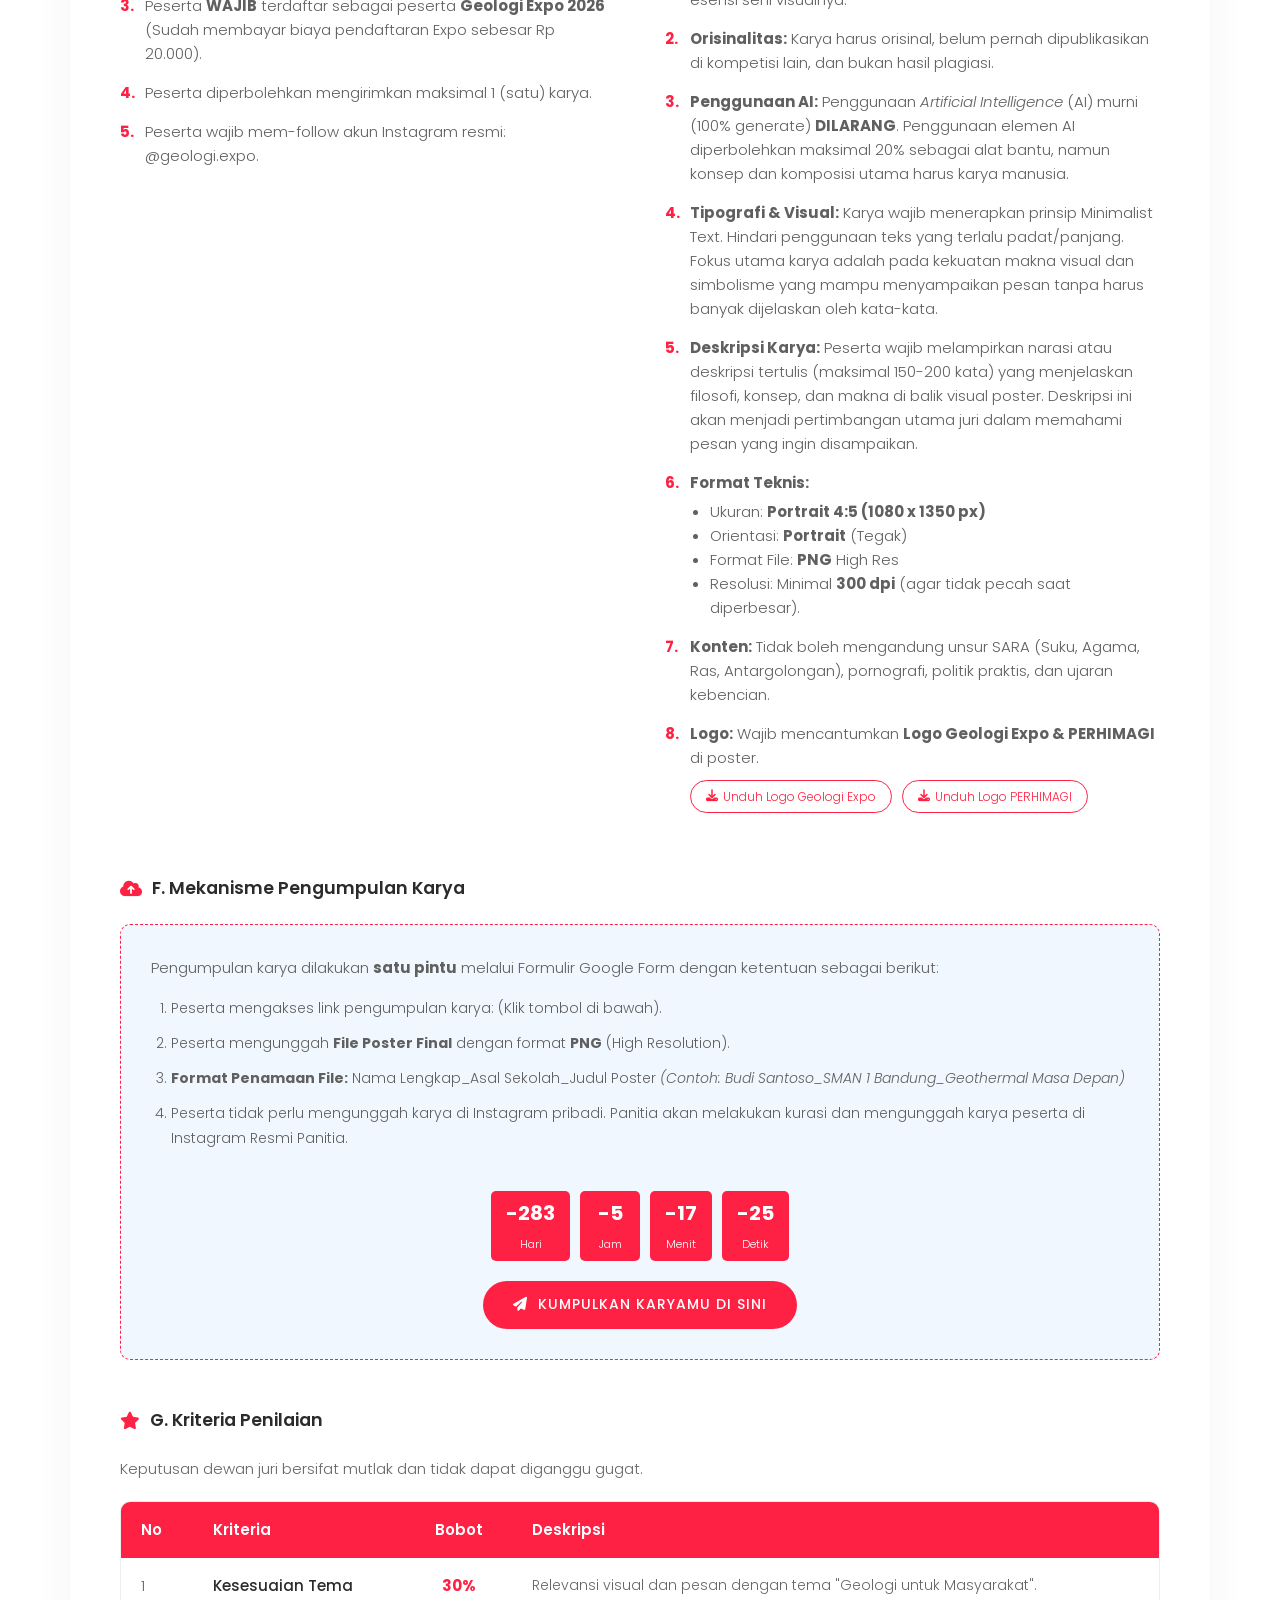
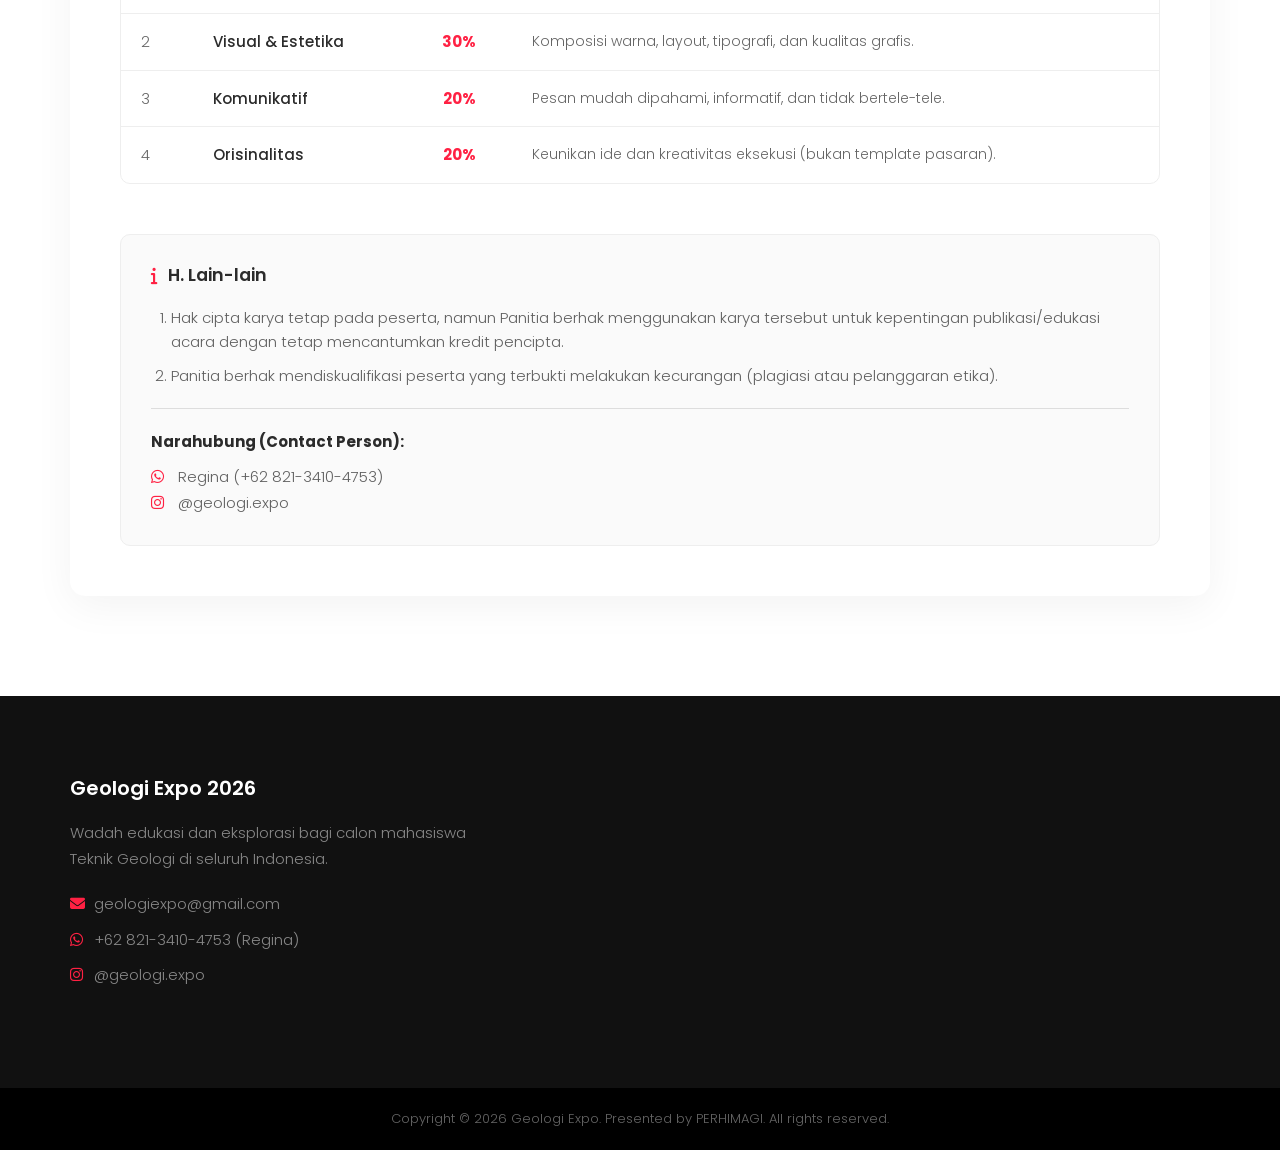
<file: lomba-poster.html>
<!DOCTYPE html>
<html lang="id">
<head>
    <meta charset="UTF-8">
    <meta name="viewport" content="width=device-width, initial-scale=1.0">
    <!-- Meta Tags -->
    <meta property="og:title" content="Lomba Poster - Geologi Expo 2026">
    <meta property="og:description" content="Tuangkan ide kreatifmu dalam Lomba Poster 'Geologi untuk Masyarakat'. Menangkan hadiah menarik!">
    <meta property="og:url" content="https://expo.perhimagi.org/lomba-poster.html">
    <meta property="og:type" content="website">
    <meta property="og:image" content="https://expo.perhimagi.org/assets/images/cover.png">
    <meta property="twitter:card" content="summary_large_image">
    <meta property="twitter:image" content="https://expo.perhimagi.org/assets/images/cover.png">
    <title>Lomba Poster - Geologi Expo 2026</title>
    <link rel="stylesheet" href="style.css">
    <link rel="preconnect" href="https://fonts.googleapis.com">
    <link rel="preconnect" href="https://fonts.gstatic.com" crossorigin>
    <link href="https://fonts.googleapis.com/css2?family=Poppins:wght@100;200;300;400;500;600;700;800;900&display=swap" rel="stylesheet">
    <link rel="stylesheet" href="https://cdnjs.cloudflare.com/ajax/libs/font-awesome/6.5.1/css/all.min.css">
    <link rel="icon" type="image/svg+xml" href="assets/logo.svg">
</head>
<body>
    <!-- Header Area -->
    <header class="header-area">
        <div class="container nav-container">
            <a href="index.html" class="logo">
                <img src="assets/logo.svg" alt="Geologi Expo" style="height: 40px; vertical-align: middle; margin-right: 5px;">
                GEOLOGI EXPO
            </a>
            <div class="hamburger">
                <span class="bar"></span>
                <span class="bar"></span>
                <span class="bar"></span>
            </div>
            <nav class="main-menu">
                <a href="index.html">Beranda</a>
                <a href="agenda.html">Agenda</a>
                <a href="narasumber.html">Narasumber</a>
                <a href="lomba-poster.html" class="active">Lomba Poster</a>
                <a href="pendaftaran.html" class="btn nav-btn">DAFTAR</a>
            </nav>
        </div>
    </header>

    <!-- Page Header -->
    <div class="page-header">
        <div class="container">
            <h2>Poster Competition</h2>
            <p>Show your creativity to the world</p>
        </div>
    </div>

    <!-- Poster Content -->
    <section class="section">
        <div class="container">
            <div class="row" style="display: flex; flex-wrap: wrap; gap: 40px;">
                <!-- Main Info -->
                <div class="col-lg-8" style="flex: 2; min-width: 300px;">
                    <div class="blog-details">
                        <span style="color: var(--color-primary); font-weight: 700; text-transform: uppercase; letter-spacing: 1px;">Pre-Event Competition</span>
                        <h2 style="font-size: 36px; margin: 10px 0 20px;">Lomba Poster: "Geologi untuk Masyarakat"</h2>
                        <p style="color: #606060; margin-bottom: 20px;">
                            Tuangkan ide kreatifmu dalam bentuk poster visual. Lomba ini terbuka untuk siswa SMA/SMK/MA sederajat di seluruh Indonesia.
                            Tunjukkan bagaimana ilmu geologi dapat memberikan dampak positif bagi kehidupan sehari-hari masyarakat.
                        </p>
                        
                        <div style="background: #f9f9ff; padding: 30px; border-radius: 5px; border-left: 4px solid var(--color-primary); margin-bottom: 30px;">
                            <h4 style="margin-bottom: 15px;">Timeline Lomba</h4>
                            <ul style="list-style: none; padding: 0;">
                                <li style="margin-bottom: 10px; display: flex; justify-content: space-between; border-bottom: 1px solid #eee; padding-bottom: 10px;">
                                    <span>Pendaftaran & Pengumpulan</span> 
                                    <span style="font-weight: 700; color: var(--color-text-main);">1 - 25 Feb 2026</span>
                                </li>
                                <li style="margin-bottom: 10px; display: flex; justify-content: space-between; border-bottom: 1px solid #eee; padding-bottom: 10px;">
                                    <span>Penjurian</span> 
                                    <span style="font-weight: 700; color: var(--color-text-main);">26 - 27 Feb 2026</span>
                                </li>
                                <li style="margin-bottom: 10px; display: flex; justify-content: space-between;">
                                    <span>Pengumuman Pemenang</span> 
                                    <span style="font-weight: 700; color: var(--color-primary);">1 Maret 2026</span>
                                </li>
                            </ul>
                        </div>

                        <h3>Hadiah Pemenang</h3>
                        <div class="row" style="display: flex; gap: 20px; flex-wrap: wrap; margin-top: 20px;">
                            <div style="flex: 1; background: #fff; border: 1px solid #eee; padding: 20px; text-align: center; border-radius: 5px;">
                                <span style="font-size: 30px;">🥇</span>
                                <h5>Juara 1</h5>
                                <p style="font-size: 13px;">Uang Pembinaan + Sertifikat</p>
                            </div>
                            <div style="flex: 1; background: #fff; border: 1px solid #eee; padding: 20px; text-align: center; border-radius: 5px;">
                                <span style="font-size: 30px;">🥈</span>
                                <h5>Juara 2</h5>
                                <p style="font-size: 13px;">Uang Pembinaan + Sertifikat</p>
                            </div>
                            <div style="flex: 1; background: #fff; border: 1px solid #eee; padding: 20px; text-align: center; border-radius: 5px;">
                                <span style="font-size: 30px;">🥉</span>
                                <h5>Juara 3</h5>
                                <p style="font-size: 13px;">Uang Pembinaan + Sertifikat</p>
                            </div>
                        </div>
                    </div>
                </div>

                <!-- Sidebar -->
                <div class="col-lg-4" style="flex: 1; min-width: 250px;">
                        <div style="width: 100%; border-radius: 5px; overflow: hidden; box-shadow: 0 10px 30px rgba(0,0,0,0.1);">
                            <img src="assets/images/poster.png" alt="Poster Lomba" style="width: 100%; height: auto; display: block;">
                        </div>
                    <div style="background: #f9f9ff; padding: 30px; border-radius: 5px; margin-top: 30px;">
                        <h4 style="margin-bottom: 20px;">Registration</h4>
                        <p style="font-size: 14px; margin-bottom: 20px;">Biaya pendaftaran lomba sudah termasuk dalam tiket terusan Geologi Expo.</p>
                        
                        <!-- Countdown Widget -->
                         <div class="countdown-timer" style="display: flex; gap: 8px; justify-content: center; margin-bottom: 20px;">
                            <div style="background: #eef5ff; color: var(--color-text-main); padding: 5px; border-radius: 5px; text-align: center; min-width: 45px; border: 1px solid #dcecfd;">
                                <span class="countdown-days" style="font-size: 16px; font-weight: 700; display: block; color: var(--color-primary);">00</span>
                                <span style="font-size: 9px; color: #666;">Hari</span>
                            </div>
                            <div style="background: #eef5ff; color: var(--color-text-main); padding: 5px; border-radius: 5px; text-align: center; min-width: 45px; border: 1px solid #dcecfd;">
                                <span class="countdown-hours" style="font-size: 16px; font-weight: 700; display: block; color: var(--color-primary);">00</span>
                                <span style="font-size: 9px; color: #666;">Jam</span>
                            </div>
                            <div style="background: #eef5ff; color: var(--color-text-main); padding: 5px; border-radius: 5px; text-align: center; min-width: 45px; border: 1px solid #dcecfd;">
                                <span class="countdown-minutes" style="font-size: 16px; font-weight: 700; display: block; color: var(--color-primary);">00</span>
                                <span style="font-size: 9px; color: #666;">Mnt</span>
                            </div>
                            <div style="background: #eef5ff; color: var(--color-text-main); padding: 5px; border-radius: 5px; text-align: center; min-width: 45px; border: 1px solid #dcecfd;">
                                <span class="countdown-seconds" style="font-size: 16px; font-weight: 700; display: block; color: var(--color-primary);">00</span>
                                <span style="font-size: 9px; color: #666;">Dtk</span>
                            </div>
                        </div>

                        <a href="https://docs.google.com/forms/d/e/1FAIpQLSddWobmALb_NGYb1mIaDq9Um3U9zjKCzT2tIyL15u37Z7RGHQ/viewform?usp=publish-editor" class="btn" style="width: 100%; text-align: center;" target="_blank">Kumpulkan karyamu!</a>
                    </div>
                </div>
            </div>

            <!-- Juknis Content -->
            <div class="juknis-content" style="margin-top: 80px; padding-top: 40px; border-top: 1px solid #eee;">
                <h2 style="text-align: center; margin-bottom: 60px; font-size: 32px; position: relative; display: inline-block; left: 50%; transform: translateX(-50%);">
                    Petunjuk Teknis Kompetisi
                    <span style="display: block; width: 60px; height: 4px; background: var(--color-primary); margin: 15px auto 0; border-radius: 2px;"></span>
                </h2>
                
                <div style="background: #fff; box-shadow: 0 10px 40px rgba(0,0,0,0.05); padding: 50px; border-radius: 15px;">
                    
                    <!-- Section A & B Grid -->
                    <div style="display: grid; grid-template-columns: repeat(auto-fit, minmax(300px, 1fr)); gap: 40px; margin-bottom: 50px;">
                        <div>
                            <h3 style="margin-bottom: 20px; display: flex; align-items: center; gap: 10px; color: var(--color-text-main);">
                                <i class="fa fa-info-circle" style="color: var(--color-primary);"></i> A. Deskripsi Kegiatan
                            </h3>
                            <p style="color: #606060; line-height: 1.8;">
                                Kompetisi Poster Digital ini merupakan rangkaian dari kegiatan <strong>Geologi Expo 2026</strong>. Lomba ini bertujuan untuk mewadahi kreativitas siswa/i SMA/SMK/MA sederajat dalam mengampanyekan ilmu kebumian (Geologi) melalui media visual yang informatif dan menarik.
                            </p>
                        </div>
                        <div>
                             <h3 style="margin-bottom: 20px; display: flex; align-items: center; gap: 10px; color: var(--color-text-main);">
                                <i class="fa fa-lightbulb" style="color: var(--color-primary);"></i> B. Tema Lomba
                            </h3>
                            <div style="background: #f9f9f9; padding: 20px; border-radius: 10px; border-left: 5px solid var(--color-primary);">
                                <h4 style="margin: 0 0 5px 0; color: #606060; font-size: 14px;">Tema Utama:</h4>
                                <h4 style="margin: 0; color: var(--color-primary); font-size: 20px;">"Geologi untuk Masyarakat"</h4>
                            </div>
                        </div>
                    </div>

                    <!-- Sub Themes Grid -->
                    <h3 style="margin-bottom: 25px; display: flex; align-items: center; gap: 10px; color: var(--color-text-main);">
                        <i class="fa fa-list-ul" style="color: var(--color-primary);"></i> Sub-Tema (Pilih Salah Satu)
                    </h3>
                    <div style="display: grid; grid-template-columns: repeat(auto-fill, minmax(280px, 1fr)); gap: 20px; margin-bottom: 50px;">
                        <div style="padding: 20px; border: 1px solid #eee; border-radius: 10px; transition: 0.3s; background: #fff;">
                            <strong style="color: var(--color-primary); display: block; margin-bottom: 10px;">1. Mitigasi Bencana Geologi</strong>
                            <span style="font-size: 14px; color: #606060; line-height: 1.6;">Edukasi mengenai gempa bumi, gunung api, tsunami, atau tanah longsor.</span>
                        </div>
                        <div style="padding: 20px; border: 1px solid #eee; border-radius: 10px; transition: 0.3s; background: #fff;">
                            <strong style="color: var(--color-primary); display: block; margin-bottom: 10px;">2. Energi Masa Depan</strong>
                            <span style="font-size: 14px; color: #606060; line-height: 1.6;">Peran geologi dalam energi terbarukan (Panas Bumi/Geothermal) atau transisi energi.</span>
                        </div>
                        <div style="padding: 20px; border: 1px solid #eee; border-radius: 10px; transition: 0.3s; background: #fff;">
                            <strong style="color: var(--color-primary); display: block; margin-bottom: 10px;">3. Geowisata (Wisata Bumi)</strong>
                            <span style="font-size: 14px; color: #606060; line-height: 1.6;">Memperkenalkan keindahan bentang alam Indonesia.</span>
                        </div>
                        <div style="padding: 20px; border: 1px solid #eee; border-radius: 10px; transition: 0.3s; background: #fff;">
                            <strong style="color: var(--color-primary); display: block; margin-bottom: 10px;">4. Konservasi Air Tanah</strong>
                            <span style="font-size: 14px; color: #606060; line-height: 1.6;">Pentingnya menjaga kelestarian air bersih dari kacamata geologi.</span>
                        </div>
                        <div style="padding: 20px; border: 1px solid #eee; border-radius: 10px; transition: 0.3s; background: #fff;">
                            <strong style="color: var(--color-primary); display: block; margin-bottom: 10px;">5. Geologi dan Ketahanan Pangan</strong>
                            <span style="font-size: 14px; color: #606060; line-height: 1.6;">Peran ilmu tanah (pedologi) dan geologi dalam mengidentifikasi lahan subur, manajemen sumber daya tanah, serta dampaknya pada pertanian dan ketahanan pangan nasional.</span>
                        </div>
                         <div style="padding: 20px; border: 1px solid #eee; border-radius: 10px; transition: 0.3s; background: #fff;">
                            <strong style="color: var(--color-primary); display: block; margin-bottom: 10px;">6. Jejak Geologi di Kehidupan Sehari-hari</strong>
                            <span style="font-size: 14px; color: #606060; line-height: 1.6;">Edukasi mengenai asal-usul material yang digunakan dalam konstruksi (pasir, batu, semen), perhiasan, atau produk sehari-hari lainnya dari sudut pandang geologi.</span>
                        </div>
                         <div style="padding: 20px; border: 1px solid #eee; border-radius: 10px; transition: 0.3s; background: #fff;">
                            <strong style="color: var(--color-primary); display: block; margin-bottom: 10px;">7. Geologi dan Perkotaan Berkelanjutan</strong>
                            <span style="font-size: 14px; color: #606060; line-height: 1.6;">Kontribusi geologi dalam perencanaan tata ruang kota, seperti mitigasi bahaya bawah tanah (misalnya, gerakan tanah atau amblesan) dan eksplorasi sumber daya alam yang efisien di wilayah perkotaan.</span>
                        </div>
                    </div>

                    <!-- Timeline Section -->
                    <h3 style="margin-bottom: 25px; display: flex; align-items: center; gap: 10px; color: var(--color-text-main);">
                        <i class="fa fa-calendar-alt" style="color: var(--color-primary);"></i> C. Timeline Pelaksanaan
                    </h3>
                    <div style="overflow-x: auto; margin-bottom: 50px;">
                         <table style="width: 100%; border-collapse: separate; border-spacing: 0; border: 1px solid #eee; border-radius: 10px; overflow: hidden;">
                             <thead style="background: #f9f9f9;">
                                <tr>
                                    <th style="padding: 15px 20px; text-align: left; border-bottom: 1px solid #eee;">Tahapan</th>
                                    <th style="padding: 15px 20px; text-align: left; border-bottom: 1px solid #eee;">Tanggal</th>
                                    <th style="padding: 15px 20px; text-align: left; border-bottom: 1px solid #eee;">Keterangan</th>
                                </tr>
                             </thead>
                             <tbody>
                                 <tr>
                                     <td style="padding: 15px 20px; border-bottom: 1px solid #eee;"><strong>Pendaftaran & Pengumpulan</strong></td>
                                     <td style="padding: 15px 20px; border-bottom: 1px solid #eee;">1 – 25 Februari 2026</td>
                                     <td style="padding: 15px 20px; border-bottom: 1px solid #eee; color: #666;">Batas akhir upload form pukul 23.59 WIB.</td>
                                 </tr>
                                 <tr>
                                     <td style="padding: 15px 20px; border-bottom: 1px solid #eee;"><strong>Publikasi Karya oleh Panitia</strong></td>
                                     <td style="padding: 15px 20px; border-bottom: 1px solid #eee;">26 Februari 2026</td>
                                     <td style="padding: 15px 20px; border-bottom: 1px solid #eee; color: #666;">Panitia mengunggah karya peserta di IG Resmi.</td>
                                 </tr>
                                 <tr>
                                     <td style="padding: 15px 20px; border-bottom: 1px solid #eee;"><strong>Penjurian Tertutup</strong></td>
                                     <td style="padding: 15px 20px; border-bottom: 1px solid #eee;">26 – 27 Februari 2026</td>
                                     <td style="padding: 15px 20px; border-bottom: 1px solid #eee; color: #666;">Penilaian oleh Dewan Juri.</td>
                                 </tr>
                                 <tr>
                                     <td style="padding: 15px 20px;"><strong>Pengumuman Pemenang</strong></td>
                                     <td style="padding: 15px 20px;">1 Maret 2026</td>
                                     <td style="padding: 15px 20px; color: #666;">Dilaksanakan saat Closing Ceremony Expo.</td>
                                 </tr>
                             </tbody>
                         </table>
                    </div>


                    <!-- Requirements & Guidelines Grid -->
                    <div style="display: grid; grid-template-columns: repeat(auto-fit, minmax(300px, 1fr)); gap: 50px; margin-bottom: 50px;">
                         <div>
                            <h3 style="margin-bottom: 20px; display: flex; align-items: center; gap: 10px; color: var(--color-text-main);">
                                <i class="fa fa-user-check" style="color: var(--color-primary);"></i> D. Persyaratan Peserta
                            </h3>
                            <ul style="list-style: none; padding: 0;">
                                <li style="margin-bottom: 15px; padding-left: 25px; position: relative; color: #606060; line-height: 1.6;">
                                    <strong style="color: var(--color-primary); position: absolute; left: 0;">1.</strong>
                                    Peserta adalah siswa/i aktif jenjang SMA/SMK/MA sederajat atau <em>Gap Year</em> (lulusan 2025) di seluruh Indonesia.
                                </li>
                                <li style="margin-bottom: 15px; padding-left: 25px; position: relative; color: #606060; line-height: 1.6;">
                                    <strong style="color: var(--color-primary); position: absolute; left: 0;">2.</strong>
                                    Lomba bersifat <strong>INDIVIDU</strong> (Perorangan).
                                </li>
                                <li style="margin-bottom: 15px; padding-left: 25px; position: relative; color: #606060; line-height: 1.6;">
                                    <strong style="color: var(--color-primary); position: absolute; left: 0;">3.</strong>
                                    Peserta <strong>WAJIB</strong> terdaftar sebagai peserta <strong>Geologi Expo 2026</strong> (Sudah membayar biaya pendaftaran Expo sebesar Rp 20.000).
                                </li>
                                <li style="margin-bottom: 15px; padding-left: 25px; position: relative; color: #606060; line-height: 1.6;">
                                    <strong style="color: var(--color-primary); position: absolute; left: 0;">4.</strong>
                                    Peserta diperbolehkan mengirimkan maksimal 1 (satu) karya.
                                </li>
                                <li style="margin-bottom: 15px; padding-left: 25px; position: relative; color: #606060; line-height: 1.6;">
                                    <strong style="color: var(--color-primary); position: absolute; left: 0;">5.</strong>
                                    Peserta wajib mem-follow akun Instagram resmi: @geologi.expo.
                                </li>
                            </ul>
                        </div>
                         <div>
                            <h3 style="margin-bottom: 20px; display: flex; align-items: center; gap: 10px; color: var(--color-text-main);">
                                <i class="fa fa-pencil-ruler" style="color: var(--color-primary);"></i> E. Ketentuan Karya
                            </h3>
                            <ul style="list-style: none; padding: 0;">
                                <li style="margin-bottom: 15px; padding-left: 25px; position: relative; color: #606060; line-height: 1.6;">
                                    <strong style="color: var(--color-primary); position: absolute; left: 0;">1.</strong>
                                    <strong>Gaya Visual:</strong> Poster merupakan Poster Ilustrasi. Peserta diperbolehkan menambahkan atau menggabungkan elemen gambar/foto (mixed media) selama tetap menyatu dengan tema ilustrasi secara harmonis dan tidak menghilangkan esensi seni visualnya.
                                </li>
                                <li style="margin-bottom: 15px; padding-left: 25px; position: relative; color: #606060; line-height: 1.6;">
                                    <strong style="color: var(--color-primary); position: absolute; left: 0;">2.</strong>
                                    <strong>Orisinalitas:</strong> Karya harus orisinal, belum pernah dipublikasikan di kompetisi lain, dan bukan hasil plagiasi.
                                </li>
                                <li style="margin-bottom: 15px; padding-left: 25px; position: relative; color: #606060; line-height: 1.6;">
                                    <strong style="color: var(--color-primary); position: absolute; left: 0;">3.</strong>
                                    <strong>Penggunaan AI:</strong> Penggunaan <em>Artificial Intelligence</em> (AI) murni (100% generate) <strong>DILARANG</strong>. Penggunaan elemen AI diperbolehkan maksimal 20% sebagai alat bantu, namun konsep dan komposisi utama harus karya manusia.
                                </li>
                                <li style="margin-bottom: 15px; padding-left: 25px; position: relative; color: #606060; line-height: 1.6;">
                                    <strong style="color: var(--color-primary); position: absolute; left: 0;">4.</strong>
                                    <strong>Tipografi & Visual:</strong> Karya wajib menerapkan prinsip Minimalist Text. Hindari penggunaan teks yang terlalu padat/panjang. Fokus utama karya adalah pada kekuatan makna visual dan simbolisme yang mampu menyampaikan pesan tanpa harus banyak dijelaskan oleh kata-kata.
                                </li>
                                <li style="margin-bottom: 15px; padding-left: 25px; position: relative; color: #606060; line-height: 1.6;">
                                    <strong style="color: var(--color-primary); position: absolute; left: 0;">5.</strong>
                                    <strong>Deskripsi Karya:</strong> Peserta wajib melampirkan narasi atau deskripsi tertulis (maksimal 150-200 kata) yang menjelaskan filosofi, konsep, dan makna di balik visual poster. Deskripsi ini akan menjadi pertimbangan utama juri dalam memahami pesan yang ingin disampaikan.
                                </li>
                                <li style="margin-bottom: 15px; padding-left: 25px; position: relative; color: #606060; line-height: 1.6;">
                                    <strong style="color: var(--color-primary); position: absolute; left: 0;">6.</strong>
                                    <strong>Format Teknis:</strong>
                                    <ul style="margin-top: 5px; margin-left: 0; padding-left: 20px; list-style: disc;">
                                        <li>Ukuran: <strong>Portrait 4:5 (1080 x 1350 px)</strong></li>
                                        <li>Orientasi: <strong>Portrait</strong> (Tegak)</li>
                                        <li>Format File: <strong>PNG</strong> High Res</li>
                                        <li>Resolusi: Minimal <strong>300 dpi</strong> (agar tidak pecah saat diperbesar).</li>
                                    </ul>
                                </li>
                                <li style="margin-bottom: 15px; padding-left: 25px; position: relative; color: #606060; line-height: 1.6;">
                                    <strong style="color: var(--color-primary); position: absolute; left: 0;">7.</strong>
                                    <strong>Konten:</strong> Tidak boleh mengandung unsur SARA (Suku, Agama, Ras, Antargolongan), pornografi, politik praktis, dan ujaran kebencian.
                                </li>
                                <li style="margin-bottom: 15px; padding-left: 25px; position: relative; color: #606060; line-height: 1.6;">
                                    <strong style="color: var(--color-primary); position: absolute; left: 0;">8.</strong>
                                    <strong>Logo:</strong> Wajib mencantumkan <strong>Logo Geologi Expo & PERHIMAGI</strong> di poster.
                                    <div style="margin-top: 10px; display: flex; gap: 10px; flex-wrap: wrap;">
                                        <a href="assets/logo.svg" download class="btn-download" style="padding: 6px 15px; font-size: 12px; display: inline-flex; align-items: center; gap: 5px; background: #fff; color: var(--color-primary); border: 1px solid var(--color-primary); border-radius: 20px; text-decoration: none; transition: all 0.3s;">
                                            <i class="fa fa-download"></i> Unduh Logo Geologi Expo
                                        </a>
                                        <a href="assets/Logo-Perhimagi.svg" download class="btn-download" style="padding: 6px 15px; font-size: 12px; display: inline-flex; align-items: center; gap: 5px; background: #fff; color: var(--color-primary); border: 1px solid var(--color-primary); border-radius: 20px; text-decoration: none; transition: all 0.3s;">
                                            <i class="fa fa-download"></i> Unduh Logo PERHIMAGI
                                        </a>
                                    </div>
                                </li>
                            </ul>
                        </div>
                    </div>

                    <!-- Submission Mechanism Highlight -->
                     <h3 style="margin-bottom: 25px; display: flex; align-items: center; gap: 10px; color: var(--color-text-main);">
                        <i class="fa fa-cloud-upload-alt" style="color: var(--color-primary);"></i> F. Mekanisme Pengumpulan Karya
                    </h3>
                    <div style="background: #f0f7ff; padding: 30px; border-radius: 10px; border: 1px dashed var(--color-primary); margin-bottom: 50px;">
                        <p style="color: #606060; margin-bottom: 15px;">Pengumpulan karya dilakukan <strong>satu pintu</strong> melalui Formulir Google Form dengan ketentuan sebagai berikut:</p>
                        <ol style="margin: 0; padding-left: 20px; color: #606060; font-size: 14px; line-height: 1.8;">
                            <li style="margin-bottom: 10px;">Peserta mengakses link pengumpulan karya: (Klik tombol di bawah).</li>
                            <li style="margin-bottom: 10px;">Peserta mengunggah <strong>File Poster Final</strong> dengan format <strong>PNG</strong> (High Resolution).</li>

                            <li style="margin-bottom: 10px;"><strong>Format Penamaan File:</strong> Nama Lengkap_Asal Sekolah_Judul Poster <em>(Contoh: Budi Santoso_SMAN 1 Bandung_Geothermal Masa Depan)</em></li>
                            <li style="margin-bottom: 10px;">Peserta tidak perlu mengunggah karya di Instagram pribadi. Panitia akan melakukan kurasi dan mengunggah karya peserta di Instagram Resmi Panitia.</li>
                        </ol>
                        
                        <div style="text-align: center; margin-top: 30px;">
                             <!-- Countdown Widget -->
                             <div class="countdown-timer" style="display: flex; gap: 10px; justify-content: center; margin-bottom: 20px;">
                                <div style="background: var(--color-primary); color: #fff; padding: 5px 15px; border-radius: 5px; text-align: center; min-width: 60px;">
                                    <span class="countdown-days" style="font-size: 20px; font-weight: 700; display: block;">00</span>
                                    <span style="font-size: 11px;">Hari</span>
                                </div>
                                <div style="background: var(--color-primary); color: #fff; padding: 5px 15px; border-radius: 5px; text-align: center; min-width: 60px;">
                                    <span class="countdown-hours" style="font-size: 20px; font-weight: 700; display: block;">00</span>
                                    <span style="font-size: 11px;">Jam</span>
                                </div>
                                <div style="background: var(--color-primary); color: #fff; padding: 5px 15px; border-radius: 5px; text-align: center; min-width: 60px;">
                                    <span class="countdown-minutes" style="font-size: 20px; font-weight: 700; display: block;">00</span>
                                    <span style="font-size: 11px;">Menit</span>
                                </div>
                                <div style="background: var(--color-primary); color: #fff; padding: 5px 15px; border-radius: 5px; text-align: center; min-width: 60px;">
                                    <span class="countdown-seconds" style="font-size: 20px; font-weight: 700; display: block;">00</span>
                                    <span style="font-size: 11px;">Detik</span>
                                </div>
                            </div>

                             <a href="https://docs.google.com/forms/d/e/1FAIpQLSddWobmALb_NGYb1mIaDq9Um3U9zjKCzT2tIyL15u37Z7RGHQ/viewform?usp=publish-editor" class="btn" style="text-align: center; display: inline-block; padding: 12px 30px;" target="_blank">
                                <i class="fa fa-paper-plane" style="margin-right: 5px;"></i> Kumpulkan Karyamu Di Sini
                             </a>
                        </div>
                    </div>

                    <!-- Assessment Criteria -->
                    <h3 style="margin-bottom: 25px; display: flex; align-items: center; gap: 10px; color: var(--color-text-main);">
                        <i class="fa fa-star" style="color: var(--color-primary);"></i> G. Kriteria Penilaian
                    </h3>
                    <p style="margin-bottom: 20px; color: #666;">Keputusan dewan juri bersifat mutlak dan tidak dapat diganggu gugat.</p>
                    <div style="overflow-x: auto; margin-bottom: 50px;">
                        <table style="width: 100%; border-collapse: separate; border-spacing: 0; border: 1px solid #eee; border-radius: 10px; overflow: hidden;">
                            <thead style="background: var(--color-primary); color: #fff;">
                                <tr>
                                    <th style="padding: 15px 20px; text-align: left; font-weight: 600;">No</th>
                                    <th style="padding: 15px 20px; text-align: left; font-weight: 600;">Kriteria</th>
                                    <th style="padding: 15px 20px; text-align: center; font-weight: 600;">Bobot</th>
                                    <th style="padding: 15px 20px; text-align: left; font-weight: 600;">Deskripsi</th>
                                </tr>
                            </thead>
                            <tbody>
                                <tr style="border-bottom: 1px solid #eee;">
                                    <td style="padding: 15px 20px; border-bottom: 1px solid #eee; color: #666;">1</td>
                                    <td style="padding: 15px 20px; border-bottom: 1px solid #eee; font-weight: 500;">Kesesuaian Tema</td>
                                    <td style="padding: 15px 20px; border-bottom: 1px solid #eee; text-align: center; color: var(--color-primary); font-weight: 700;">30%</td>
                                    <td style="padding: 15px 20px; border-bottom: 1px solid #eee; color: #666; font-size: 14px;">Relevansi visual dan pesan dengan tema "Geologi untuk Masyarakat".</td>
                                </tr>
                                <tr style="border-bottom: 1px solid #eee;">
                                    <td style="padding: 15px 20px; border-bottom: 1px solid #eee; color: #666;">2</td>
                                    <td style="padding: 15px 20px; border-bottom: 1px solid #eee; font-weight: 500;">Visual & Estetika</td>
                                    <td style="padding: 15px 20px; border-bottom: 1px solid #eee; text-align: center; color: var(--color-primary); font-weight: 700;">30%</td>
                                    <td style="padding: 15px 20px; border-bottom: 1px solid #eee; color: #666; font-size: 14px;">Komposisi warna, layout, tipografi, dan kualitas grafis.</td>
                                </tr>
                                <tr style="border-bottom: 1px solid #eee;">
                                    <td style="padding: 15px 20px; border-bottom: 1px solid #eee; color: #666;">3</td>
                                    <td style="padding: 15px 20px; border-bottom: 1px solid #eee; font-weight: 500;">Komunikatif</td>
                                    <td style="padding: 15px 20px; border-bottom: 1px solid #eee; text-align: center; color: var(--color-primary); font-weight: 700;">20%</td>
                                    <td style="padding: 15px 20px; border-bottom: 1px solid #eee; color: #666; font-size: 14px;">Pesan mudah dipahami, informatif, dan tidak bertele-tele.</td>
                                </tr>
                                <tr>
                                    <td style="padding: 15px 20px; color: #666;">4</td>
                                    <td style="padding: 15px 20px; font-weight: 500;">Orisinalitas</td>
                                    <td style="padding: 15px 20px; text-align: center; color: var(--color-primary); font-weight: 700;">20%</td>
                                    <td style="padding: 15px 20px; color: #666; font-size: 14px;">Keunikan ide dan kreativitas eksekusi (bukan template pasaran).</td>
                                </tr>
                            </tbody>
                        </table>
                    </div>

                    <!-- Lain-lain / Footer Juknis -->
                    <div style="background: #fafafa; padding: 30px; border-radius: 10px; border: 1px solid #eee;">
                         <h3 style="margin-bottom: 20px; display: flex; align-items: center; gap: 10px; color: var(--color-text-main);">
                            <i class="fa fa-info" style="color: var(--color-primary);"></i> H. Lain-lain
                        </h3>
                        <ol style="color: #606060; padding-left: 20px; margin-bottom: 20px; line-height: 1.6;">
                            <li style="margin-bottom: 10px;">Hak cipta karya tetap pada peserta, namun Panitia berhak menggunakan karya tersebut untuk kepentingan publikasi/edukasi acara dengan tetap mencantumkan kredit pencipta.</li>
                            <li style="margin-bottom: 10px;">Panitia berhak mendiskualifikasi peserta yang terbukti melakukan kecurangan (plagiasi atau pelanggaran etika).</li>
                        </ol>
                        
                        <div style="border-top: 1px solid #ddd; padding-top: 20px; margin-top: 20px;">
                            <strong>Narahubung (Contact Person):</strong>
                            <ul style="list-style: none; padding: 0; margin-top: 10px; color: #606060;">
                                <li><i class="fab fa-whatsapp" style="color: var(--color-primary); margin-right: 10px;"></i> Regina (+62 821-3410-4753)</li>
                                <li><i class="fab fa-instagram" style="color: var(--color-primary); margin-right: 10px;"></i> @geologi.expo</li>
                            </ul>
                        </div>
                    </div>

                </div>
            </div>
        </div>
    </section>

    <footer>
        <div class="container">
            <div class="footer-widget">
                <h4 style="color: #fff; margin-bottom: 20px;">Geologi Expo 2026</h4>
                <p style="color: #888; max-width: 400px; margin-bottom: 20px;">
                    Wadah edukasi dan eksplorasi bagi calon mahasiswa Teknik Geologi di seluruh Indonesia.
                </p>
                <div class="contact-info" style="margin-bottom: 20px;">
                    <div style="margin-bottom: 10px;">
                        <i class="fa fa-envelope" style="color: var(--color-primary); width: 20px;"></i> 
                        <a href="mailto:geologiexpo@gmail.com" style="color: #888;">geologiexpo@gmail.com</a>
                    </div>
                    <div style="margin-bottom: 10px;">
                        <i class="fab fa-whatsapp" style="color: var(--color-primary); width: 20px;"></i>
                        <a href="https://wa.me/6282134104753" target="_blank" style="color: #888;">+62 821-3410-4753 (Regina)</a>
                    </div>
                    <div>
                        <i class="fab fa-instagram" style="color: var(--color-primary); width: 20px;"></i>
                        <a href="https://instagram.com/geologi.expo" target="_blank" style="color: #888;">@geologi.expo</a>
                    </div>
                </div>
            </div>
        </div>
    </footer>
    <div class="copyright-area">
        <div class="container">
            <p>Copyright &copy; 2026 Geologi Expo. Presented by PERHIMAGI. All rights reserved.</p>
        </div>
    </div>
    <script src="script.js"></script>
</body>
</html>
</file>
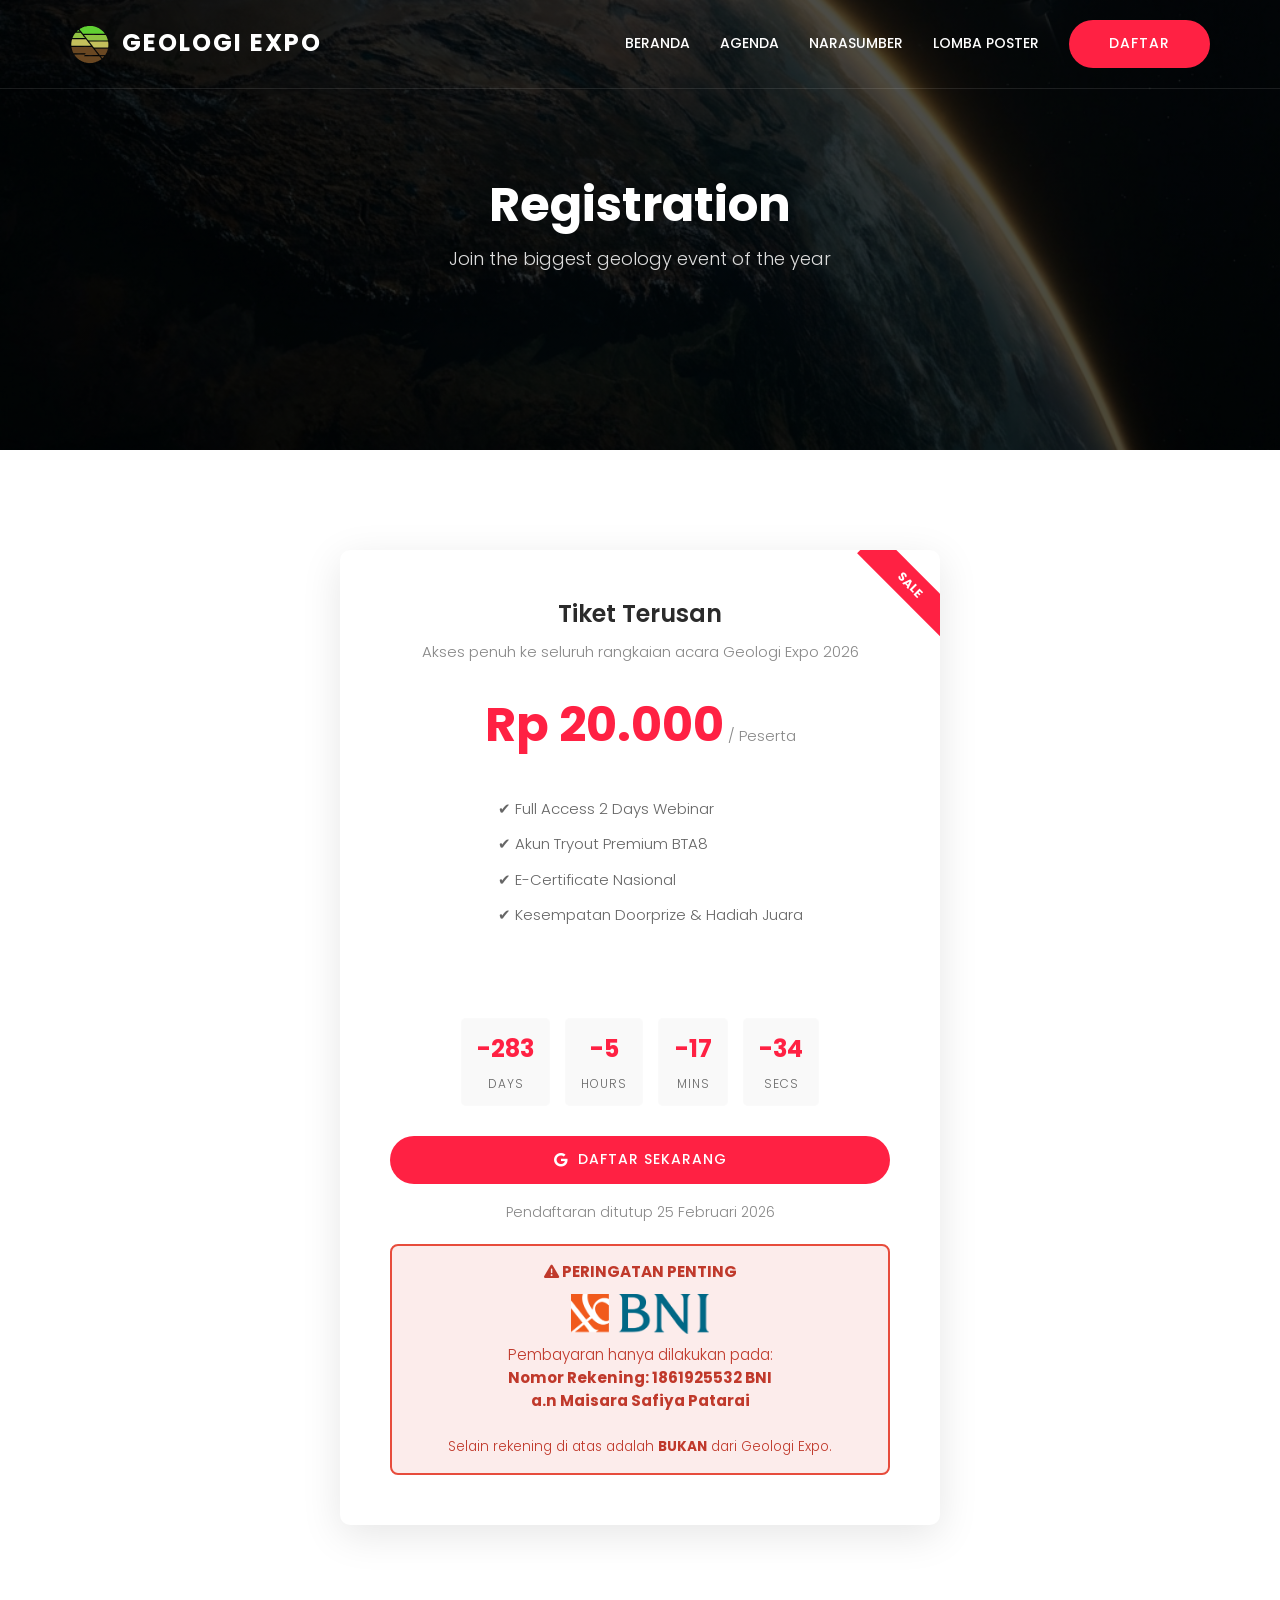
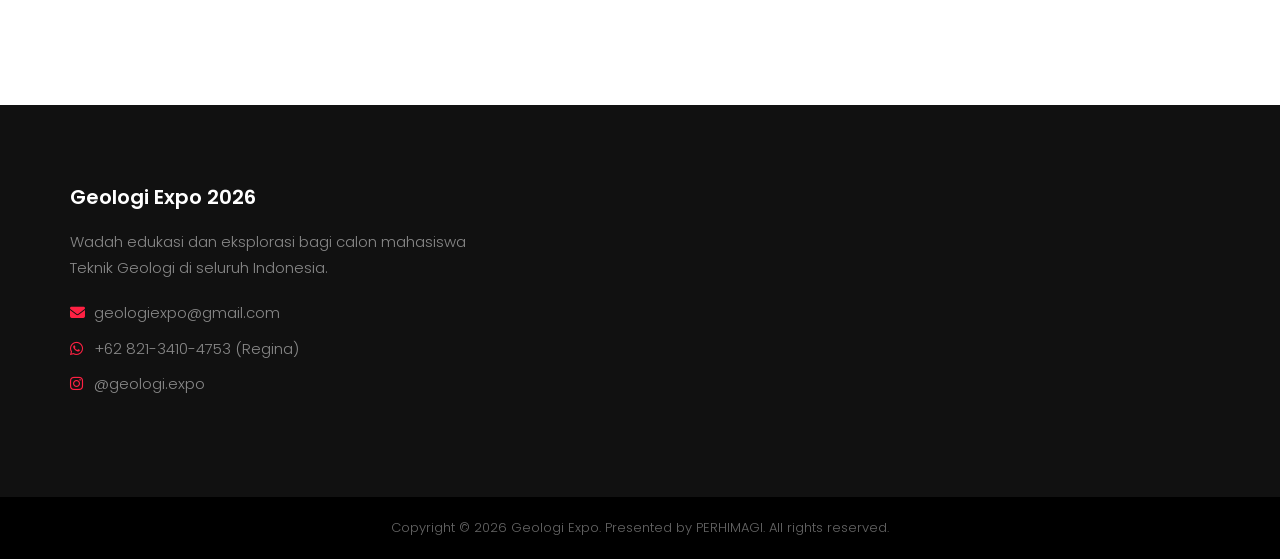
<file: pendaftaran.html>
<!DOCTYPE html>
<html lang="id">
<head>
    <meta charset="UTF-8">
    <meta name="viewport" content="width=device-width, initial-scale=1.0">
    <!-- Meta Tags -->
    <meta property="og:title" content="Pendaftaran - Geologi Expo 2026">
    <meta property="og:description" content="Daftar sekarang untuk akses penuh ke seluruh rangkaian acara Geologi Expo 2026.">
    <meta property="og:url" content="https://expo.perhimagi.org/pendaftaran.html">
    <meta property="og:type" content="website">
    <meta property="og:image" content="https://expo.perhimagi.org/assets/images/cover.png">
    <meta property="twitter:card" content="summary_large_image">
    <meta property="twitter:image" content="https://expo.perhimagi.org/assets/images/cover.png">
    <title>Pendaftaran - Geologi Expo 2026</title>
    <link rel="stylesheet" href="style.css">
    <link rel="preconnect" href="https://fonts.googleapis.com">
    <link rel="preconnect" href="https://fonts.gstatic.com" crossorigin>
    <link href="https://fonts.googleapis.com/css2?family=Poppins:wght@100;200;300;400;500;600;700;800;900&display=swap" rel="stylesheet">
    <link rel="stylesheet" href="https://cdnjs.cloudflare.com/ajax/libs/font-awesome/6.5.1/css/all.min.css">
    <link rel="icon" type="image/svg+xml" href="assets/logo.svg">
</head>
<body>
    <!-- Header Area -->
    <header class="header-area">
        <div class="container nav-container">
            <a href="index.html" class="logo">
                <img src="assets/logo.svg" alt="Geologi Expo" style="height: 40px; vertical-align: middle; margin-right: 5px;">
                GEOLOGI EXPO
            </a>
            <div class="hamburger">
                <span class="bar"></span>
                <span class="bar"></span>
                <span class="bar"></span>
            </div>
            <nav class="main-menu">
                <a href="index.html">Beranda</a>
                <a href="agenda.html">Agenda</a>
                <a href="narasumber.html">Narasumber</a>
                <a href="lomba-poster.html">Lomba Poster</a>
                <a href="pendaftaran.html" class="btn nav-btn">DAFTAR</a>
            </nav>
        </div>
    </header>

    <!-- Page Header -->
    <div class="page-header">
        <div class="container">
            <h2>Registration</h2>
            <p>Join the biggest geology event of the year</p>
        </div>
    </div>

    <!-- Pendaftaran Content -->
    <section class="section">
        <div class="container">
            <div class="pricing-card" style="background: #fff; padding: 50px; border-radius: 10px; text-align: center; max-width: 600px; width: 100%; position: relative; overflow: hidden; margin: 0 auto 80px; box-shadow: 0 10px 40px rgba(0,0,0,0.1);">
                <div style="background: var(--color-primary); color: #fff; padding: 5px 20px; position: absolute; top: 20px; right: -30px; transform: rotate(45deg); font-size: 12px; font-weight: 700; width: 120px;">SALE</div>
                <h4 style="font-size: 24px; margin-bottom: 10px;">Tiket Terusan</h4>
                <p style="color: #888; margin-bottom: 20px;">Akses penuh ke seluruh rangkaian acara Geologi Expo 2026</p>
                <div style="margin-bottom: 30px;">
                    <span style="font-size: 48px; font-weight: 700; color: var(--color-primary);">Rp 20.000</span>
                    <span style="color: #888;">/ Peserta</span>
                </div>
                
                <ul style="margin-bottom: 40px; text-align: left; padding-left: 20px; color: #666; display: inline-block;">
                    <li style="margin-bottom: 10px;">✔  Full Access 2 Days Webinar</li>
                    <li style="margin-bottom: 10px;">✔  Akun Tryout Premium BTA8</li>
                    <li style="margin-bottom: 10px;">✔  E-Certificate Nasional</li>
                    <li style="margin-bottom: 10px;">✔  Kesempatan Doorprize & Hadiah Juara</li>
                </ul>

                <br>
                <!-- Countdown Timer in Registration Page -->
                <div class="countdown-timer" style="justify-content: center; margin-bottom: 30px; display: flex; gap: 15px;">
                    <div class="countdown-item" style="background: #f9f9f9; padding: 10px 15px; border-radius: 5px; min-width: 70px;">
                        <span class="countdown-number" id="days" style="font-size: 24px; font-weight: 700; color: var(--color-primary); display: block;">00</span>
                        <span class="countdown-label" style="font-size: 12px; color: #666;">Days</span>
                    </div>
                    <div class="countdown-item" style="background: #f9f9f9; padding: 10px 15px; border-radius: 5px; min-width: 70px;">
                        <span class="countdown-number" id="hours" style="font-size: 24px; font-weight: 700; color: var(--color-primary); display: block;">00</span>
                        <span class="countdown-label" style="font-size: 12px; color: #666;">Hours</span>
                    </div>
                    <div class="countdown-item" style="background: #f9f9f9; padding: 10px 15px; border-radius: 5px; min-width: 70px;">
                        <span class="countdown-number" id="minutes" style="font-size: 24px; font-weight: 700; color: var(--color-primary); display: block;">00</span>
                        <span class="countdown-label" style="font-size: 12px; color: #666;">Mins</span>
                    </div>
                    <div class="countdown-item" style="background: #f9f9f9; padding: 10px 15px; border-radius: 5px; min-width: 70px;">
                        <span class="countdown-number" id="seconds" style="font-size: 24px; font-weight: 700; color: var(--color-primary); display: block;">00</span>
                        <span class="countdown-label" style="font-size: 12px; color: #666;">Secs</span>
                    </div>
                </div>

                <a href="https://docs.google.com/forms/d/e/1FAIpQLScgpm0iGqWiyb6_7eCfZ7yIZ2FS2ZcecOrk3PlTLkpOYH4d2A/viewform?usp=publish-editor" class="btn btn-primary" style="width: 100%; display: flex; align-items: center; justify-content: center; gap: 10px;" target="_blank">
                    <i class="fab fa-google"></i>
                    DAFTAR SEKARANG
                </a>
                <p style="margin-top: 1rem; font-size: 0.9rem; color: #888;">Pendaftaran ditutup 25 Februari 2026</p>
                
                <div style="margin-top: 20px; padding: 15px; border: 2px solid #e74c3c; background-color: #fceceb; border-radius: 8px; color: #c0392b; font-size: 0.95rem; line-height: 1.5;">
                    <strong style="display: block; margin-bottom: 5px; text-transform: uppercase;"><i class="fa fa-exclamation-triangle"></i> Peringatan Penting</strong>
                    <img src="assets/images/bni-logo.png" alt="BNI Logo" style="height: 40px; margin: 10px auto; display: block;">
                    Pembayaran hanya dilakukan pada:<br>
                    <strong>Nomor Rekening: 1861925532 BNI<br>a.n Maisara Safiya Patarai</strong>
                    <br><br>
                    <span style="font-size: 0.85rem;">Selain rekening di atas adalah <strong>BUKAN</strong> dari Geologi Expo.</span>
                </div>
            </div>
        </div>
    </section>

    <footer>
        <div class="container">
            <div class="footer-widget">
                <h4 style="color: #fff; margin-bottom: 20px;">Geologi Expo 2026</h4>
                <p style="color: #888; max-width: 400px; margin-bottom: 20px;">
                    Wadah edukasi dan eksplorasi bagi calon mahasiswa Teknik Geologi di seluruh Indonesia.
                </p>
                <div class="contact-info" style="margin-bottom: 20px;">
                    <div style="margin-bottom: 10px;">
                        <i class="fa fa-envelope" style="color: var(--color-primary); width: 20px;"></i> 
                        <a href="mailto:geologiexpo@gmail.com" style="color: #888;">geologiexpo@gmail.com</a>
                    </div>
                    <div style="margin-bottom: 10px;">
        <i class="fab fa-whatsapp" style="color: var(--color-primary); width: 20px;"></i>
        <a href="https://wa.me/6282134104753" target="_blank" style="color: #888;">+62 821-3410-4753 (Regina)</a>
    </div>
    <div>
        <i class="fab fa-instagram" style="color: var(--color-primary); width: 20px;"></i>
        <a href="https://instagram.com/geologi.expo" target="_blank" style="color: #888;">@geologi.expo</a>
                    </div>
                </div>
            </div>
        </div>
    </footer>
    <div class="copyright-area">
        <div class="container">
            <p>Copyright &copy; 2026 Geologi Expo. Presented by PERHIMAGI. All rights reserved.</p>
        </div>
    </div>
    <script src="script.js"></script>
</body>
</html>
</file>
<file: style.css>
:root {
    /* Evento Theme Colors */
    --color-primary: #ff2143;
    /* Evento Red/Pink */
    --color-primary-dark: #d91b38;

    --color-bg-body: #ffffff;
    --color-bg-light: #f9f9ff;
    --color-bg-dark: #151515;
    /* Hero/Footer */

    --color-text-main: #2b2b2b;
    --color-text-light: #606060;
    --color-text-white: #ffffff;

    --font-stack: 'Poppins', sans-serif;

    --container-width: 1170px;
    --section-padding: 100px;
}

* {
    margin: 0;
    padding: 0;
    box-sizing: border-box;
}

body {
    font-family: var(--font-stack);
    background-color: var(--color-bg-body);
    color: var(--color-text-main);
    overflow-x: hidden;
    line-height: 1.7;
    font-size: 15px;
    font-weight: 300;
}

h1,
h2,
h3,
h4,
h5,
h6 {
    color: var(--color-text-main);
    font-weight: 600;
    line-height: 1.2;
    margin-bottom: 0.5rem;
}

a {
    text-decoration: none;
    transition: 0.3s;
    color: inherit;
}

ul {
    list-style: none;
}

/* Utilities */
.container {
    max-width: var(--container-width);
    margin: 0 auto;
    padding: 0 15px;
}

.section {
    padding: var(--section-padding) 0;
}

.text-center {
    text-align: center;
}

.text-white {
    color: #fff !important;
}

.text-primary {
    color: var(--color-primary) !important;
}

/* Buttons */
.btn {
    display: inline-block;
    padding: 12px 40px;
    border-radius: 50px;
    font-weight: 500;
    font-size: 14px;
    text-transform: uppercase;
    letter-spacing: 1px;
    background: var(--color-primary);
    color: #fff;
    border: none;
    cursor: pointer;
}

.btn:hover {
    background: var(--color-primary-dark);
    transform: translateY(-2px);
    box-shadow: 0 10px 20px rgba(0, 0, 0, 0.1);
}

.btn-white {
    background: #fff;
    color: var(--color-text-main);
}

.btn-white:hover {
    background: var(--color-primary);
    color: #fff;
}

/* Header */
.header-area {
    position: absolute;
    top: 0;
    left: 0;
    width: 100%;
    z-index: 99;
    padding: 20px 0;
    transition: 0.4s;
    border-bottom: 1px solid rgba(255, 255, 255, 0.1);
}

.header-area.sticky {
    position: fixed;
    background: #111;
    padding: 10px 0;
    box-shadow: 0 4px 10px rgba(0, 0, 0, 0.1);
}

.nav-container {
    display: flex;
    justify-content: space-between;
    align-items: center;
}

.logo {
    font-size: 24px;
    font-weight: 700;
    color: #fff;
    text-transform: uppercase;
    letter-spacing: 2px;
}

.main-menu {
    display: flex;
    gap: 30px;
    align-items: center;
}

.main-menu a {
    color: #fff;
    font-weight: 500;
    font-size: 14px;
    text-transform: uppercase;
}

.main-menu a:hover,
.main-menu a.active {
    color: var(--color-primary);
}

/* Hero Area */
.hero-area {
    height: 100vh;
    background: linear-gradient(rgba(0, 0, 0, 0.6), rgba(0, 0, 0, 0.6)), url('assets/images/hero-bg.png');
    background-size: cover;
    background-position: center;
    background-attachment: fixed;
    display: flex;
    align-items: center;
    color: #fff;
    position: relative;
}

/* Page Header for Subpages */
.page-header {
    height: 50vh;
    min-height: 400px;
    background: linear-gradient(rgba(0, 0, 0, 0.7), rgba(0, 0, 0, 0.7)), url('assets/images/hero-bg.png');
    background-size: cover;
    background-position: center;
    display: flex;
    align-items: center;
    justify-content: center;
    text-align: center;
    color: #fff;
}

.page-header h2 {
    font-size: 48px;
    font-weight: 700;
    color: #fff;
    margin-bottom: 10px;
}

.page-header p {
    font-size: 18px;
    color: #ddd;
}

.hero-content h1 {
    font-size: 60px;
    font-weight: 700;
    margin-bottom: 20px;
    letter-spacing: -1px;
}

.countdown-timer {
    display: flex;
    gap: 20px;
    margin: 40px 0;
}

.countdown-item {
    background: rgba(255, 255, 255, 0.1);
    border: 1px solid rgba(255, 255, 255, 0.2);
    padding: 20px;
    min-width: 100px;
    text-align: center;
    border-radius: 5px;
}

.countdown-number {
    display: block;
    font-size: 36px;
    font-weight: 700;
    color: var(--color-primary);
}

.countdown-label {
    font-size: 12px;
    text-transform: uppercase;
    letter-spacing: 1px;
}

/* About Section */
.about-area {
    background: var(--color-bg-body);
}

.section-title h2 {
    font-size: 36px;
    margin-bottom: 15px;
}

.section-title p {
    color: var(--color-text-light);
    font-size: 15px;
    margin-bottom: 30px;
}

/* About Section */
.about-area {
    background: var(--color-bg-body);
    position: relative;
}

.about-content h2 {
    margin-bottom: 25px;
}

/* Responsive adjustments for About Split */
@media (max-width: 991px) {
    .row.align-items-center {
        flex-direction: column;
    }

    .col-lg-6 {
        flex: 0 0 100%;
        max-width: 100%;
        padding-right: 0;
        margin-bottom: 40px;
    }
}

/* Schedule Refinement */
.schedule-item {
    border-bottom: 1px solid #eee;
    padding: 30px 0;
    margin: 0;
    border-radius: 0;
    background: transparent;
}

.schedule-item:last-child {
    border-bottom: none;
}

.schedule-item:hover {
    box-shadow: none;
    background: transparent;
}

.schedule-item .time-box {
    border-right: none;
    text-align: left;
    min-width: 100px;
}

/* Pricing Refinement */
.pricing-card:hover {
    transform: translateY(-5px);
    box-shadow: 0 10px 30px rgba(0, 0, 0, 0.1);
    transition: 0.3s;
}

/* Speaker/Campus Hover */
.speaker-item {
    transition: 0.3s;
}

.speaker-item:hover {
    transform: translateY(-10px);
    box-shadow: 0 15px 30px rgba(0, 0, 0, 0.1);
}

/* Features Grid */
.single-feature {
    padding: 30px;
    background: var(--color-bg-light);
    border-radius: 5px;
    transition: 0.3s;
    margin-bottom: 30px;
}

.single-feature:hover {
    background: #fff;
    box-shadow: 0 10px 30px rgba(0, 0, 0, 0.08);
    transform: translateY(-5px);
}

.feature-icon {
    font-size: 40px;
    color: var(--color-primary);
    margin-bottom: 20px;
}

/* Schedule / Tabs */
.schedule-area {
    background: var(--color-bg-light);
}

.schedule-tab {
    display: flex;
    justify-content: center;
    gap: 20px;
    margin-bottom: 60px;
}

.tab-btn {
    padding: 15px 40px;
    background: #fff;
    border-radius: 50px;
    border: none;
    font-weight: 600;
    cursor: pointer;
    transition: 0.3s;
    box-shadow: 0 4px 10px rgba(0, 0, 0, 0.05);
}

.tab-btn.active,
.tab-btn:hover {
    background: var(--color-primary);
    color: #fff;
}

.schedule-item {
    background: #fff;
    padding: 15px;
    display: flex;
    align-items: center;
    margin-bottom: 20px;
    border-radius: 5px;
    transition: 0.3s;
}



/* Highlighted Agenda Items */
.schedule-item.highlight-item {
    padding: 30px;
    border-left: 5px solid var(--color-primary);
    background: #fffafa;
    /* Very light pink/white tint */
    box-shadow: 0 5px 15px rgba(0, 0, 0, 0.05);
}

.schedule-item.highlight-item:hover {
    transform: translateY(-5px);
    box-shadow: 0 10px 30px rgba(0, 0, 0, 0.1);
}

.schedule-item:hover {
    box-shadow: 0 10px 30px rgba(0, 0, 0, 0.05);
}

.time-box {
    min-width: 120px;
    text-align: center;
    padding-right: 30px;
    border-right: 1px solid #eee;
    margin-right: 30px;
}

.time-box span {
    display: block;
    font-weight: 600;
    color: var(--color-text-main);
}

.schedule-content h4 {
    font-size: 18px;
    margin-bottom: 5px;
}

.schedule-content p {
    color: var(--color-text-light);
    font-size: 14px;
    margin: 0;
}

/* Footer */
footer {
    background: #111;
    color: #fff;
    padding: 80px 0;
    text-align: left;
}

.footer-widget h4 {
    color: #fff;
    font-size: 20px;
    margin-bottom: 30px;
}

.footer-text p {
    color: #888;
    font-size: 14px;
    line-height: 24px;
}

.copyright-area {
    background: #000;
    padding: 20px 0;
    text-align: center;
    color: #666;
    font-size: 13px;
}

/* Hide hamburger for desktop, show for mobile */
.hamburger {
    display: none;
    cursor: pointer;
}

.bar {
    display: block;
    width: 25px;
    height: 3px;
    margin: 5px auto;
    transition: all 0.3s ease-in-out;
    background-color: #fff;
}

@media (max-width: 768px) {
    .hamburger {
        display: block;
        color: #fff;
        font-size: 24px;
        cursor: pointer;
    }

    .main-menu {
        position: fixed;
        top: 0;
        right: -100%;
        width: 80%;
        height: 100vh;
        background: #111;
        flex-direction: column;
        justify-content: center;
        align-items: center;
        transition: 0.4s;
    }

    .main-menu.active {
        right: 0;
    }

    .hero-content h1 {
        font-size: 36px;
    }

    .countdown-timer {
        gap: 10px;
    }

    .countdown-item {
        min-width: 60px;
        padding: 10px;
    }

    .countdown-number {
        font-size: 20px;
    }

    .schedule-item {
        flex-direction: column;
        text-align: center;
    }

    .time-box {
        border-right: none;
        margin-right: 0;
        border-bottom: 1px solid #eee;
        padding-bottom: 15px;
        margin-bottom: 15px;
        width: 100%;
    }

    /* Fix About Section on Mobile */
    .about-area .row {
        flex-direction: column;
    }

    .about-area .col-lg-6 {
        flex: 0 0 100% !important;
        max-width: 100% !important;
        padding-right: 0 !important;
        margin-bottom: 30px;
    }
}
</file>
